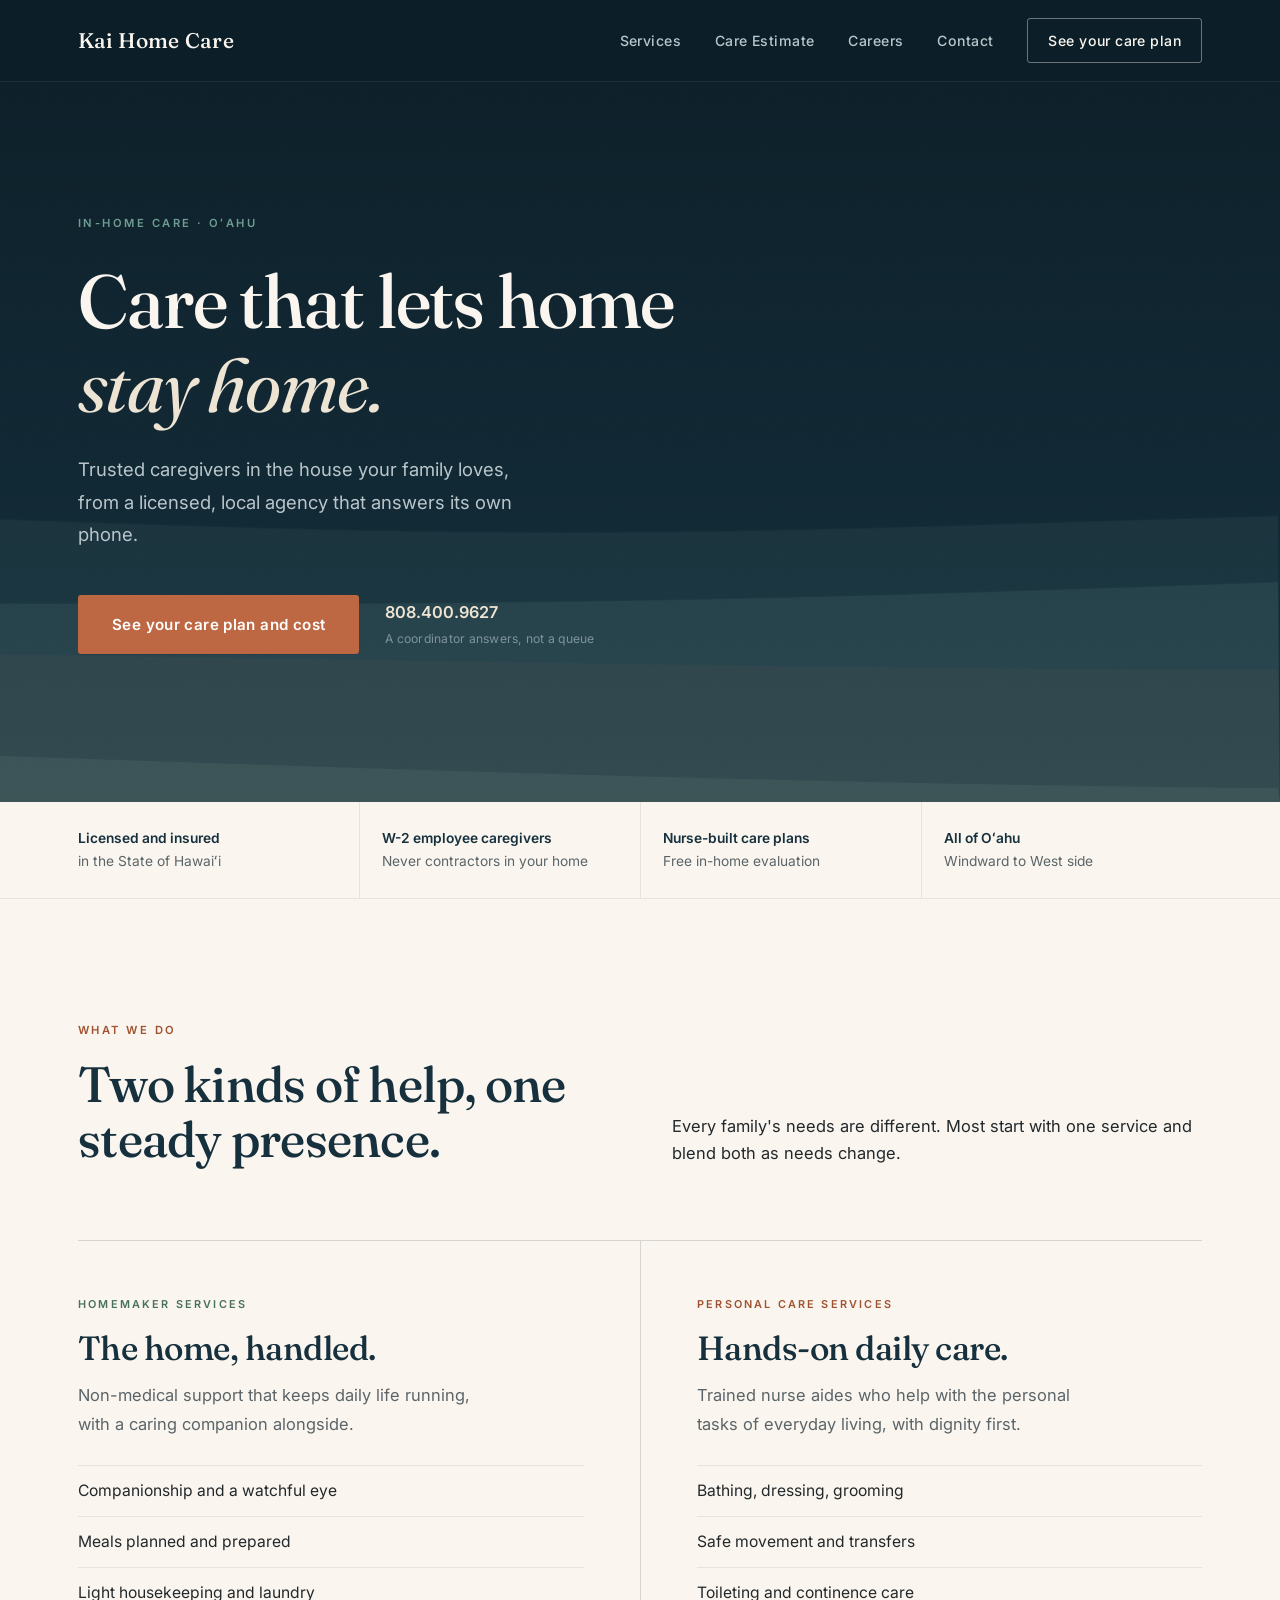
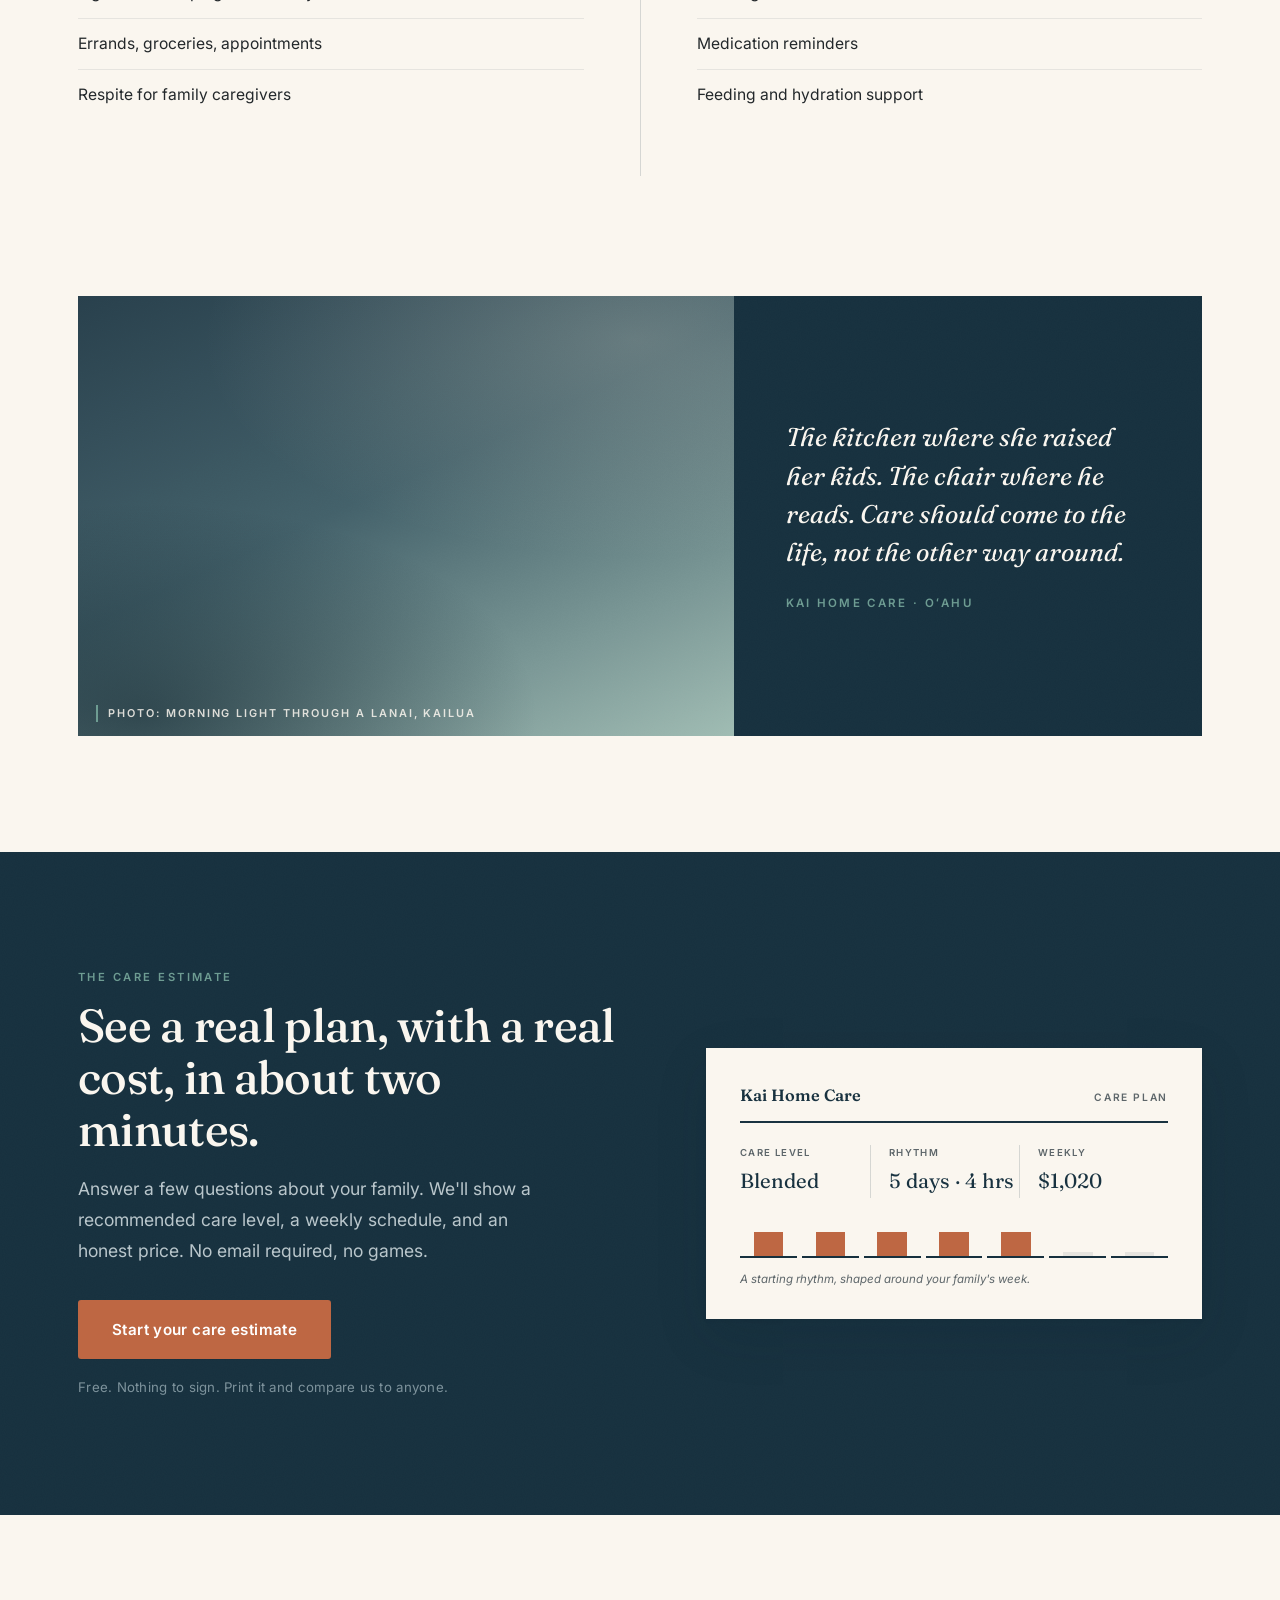
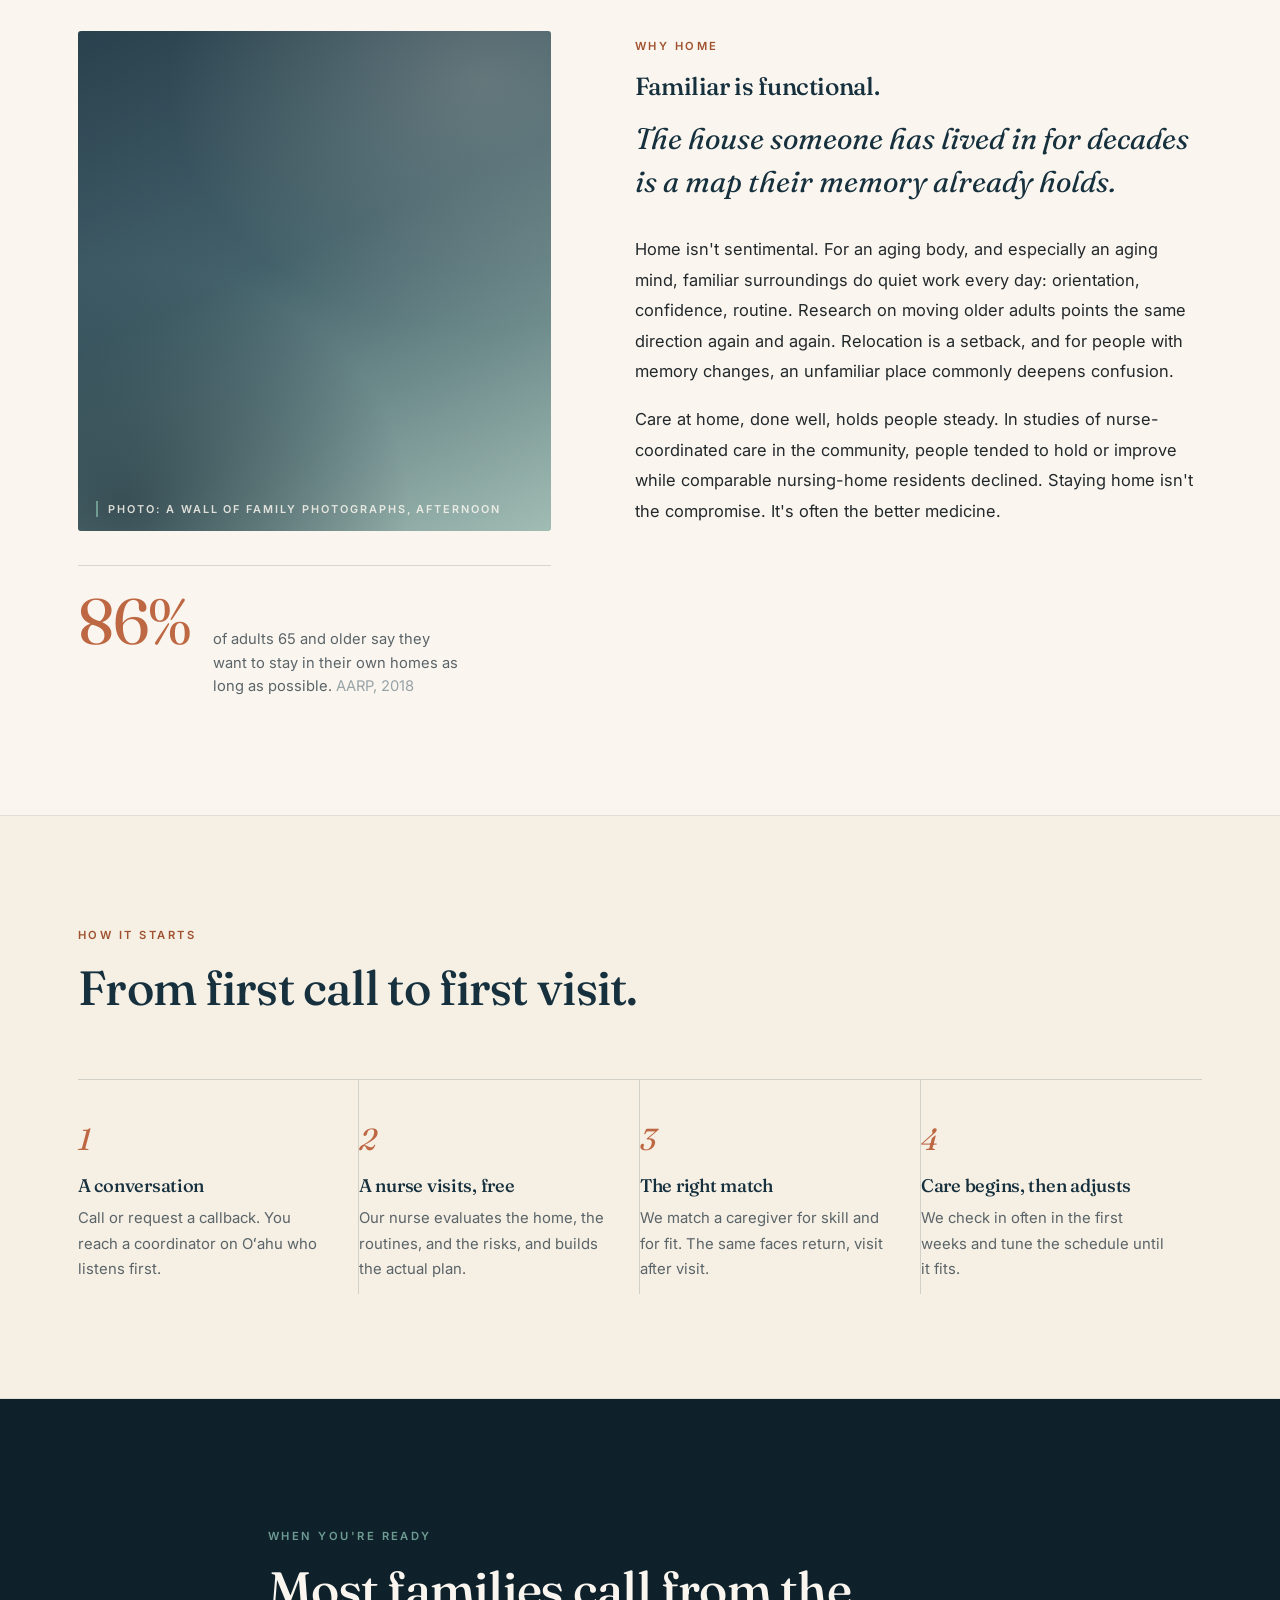
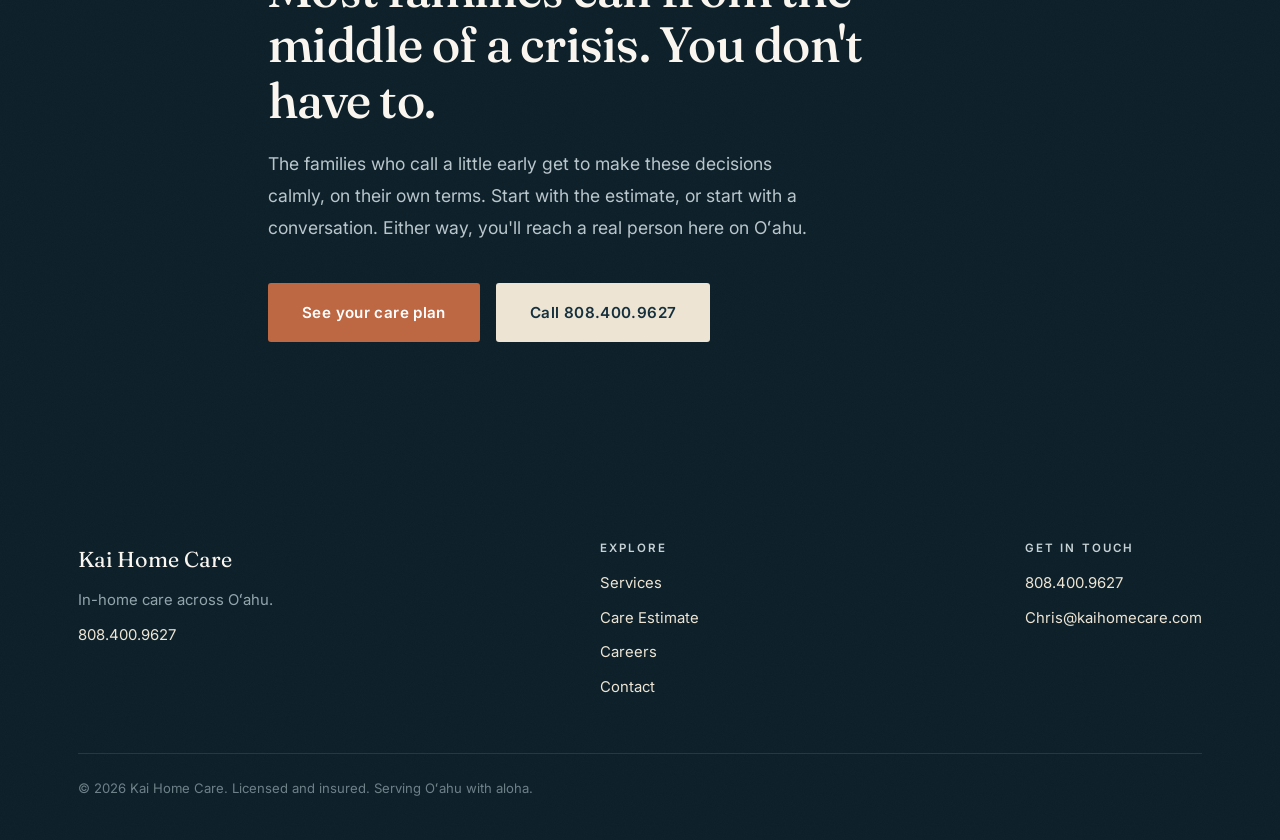
<file: index.html>
<!DOCTYPE html>
<html lang="en">
<head>
<meta charset="UTF-8">
<meta name="viewport" content="width=device-width, initial-scale=1.0">
<title>Kai Home Care — In-Home Care on Oʻahu</title>
<meta name="description" content="Licensed, insured in-home care across Oʻahu. Homemaker and personal care from W-2 employee caregivers. See your care plan and cost in two minutes.">
<link rel="preconnect" href="https://fonts.googleapis.com">
<link rel="preconnect" href="https://fonts.gstatic.com" crossorigin>
<link href="https://fonts.googleapis.com/css2?family=Fraunces:ital,opsz,wght@0,9..144,400;0,9..144,500;0,9..144,600;1,9..144,400;1,9..144,500&family=Inter:wght@400;500;600;700&display=swap" rel="stylesheet">
<link rel="stylesheet" href="styles.css">
<style>
/* ===== landing v2: editorial, layered, calm ===== */

/* hero */
.hero2 { position: relative; background: var(--ocean-deep); overflow: hidden; }
.hero2 canvas { position: absolute; inset: 0; width: 100%; height: 100%; display: block; }
.hero2::after { content:""; position:absolute; inset:0; background-image: var(--grain); opacity:.4; pointer-events:none; }
.hero2-inner { position: relative; z-index: 2; max-width: var(--maxw); margin: 0 auto; padding: 132px 28px 148px; }
.hero2 .eyebrow { color: var(--seaglass); margin-bottom: 26px; display: block; }
.hero2 h1 {
  color: var(--paper);
  font-size: clamp(2.7rem, 6.4vw, 4.7rem);
  font-weight: 500;
  max-width: 700px;
  margin-bottom: 26px;
}
.hero2 h1 em { font-style: italic; font-weight: 400; color: var(--sand); }
.hero2 p.sub { font-size: 1.16rem; color: #B9C6CB; max-width: 470px; margin-bottom: 44px; line-height: 1.75; }
.hero2-actions { display: flex; gap: 26px; flex-wrap: wrap; align-items: center; }
.hero2 .call-quiet { color: var(--sand); font-weight: 600; font-size: 1.02rem; }
.hero2 .call-quiet:hover { color: var(--white); text-decoration: none; }
.hero2 .call-quiet small { display: block; font-weight: 400; font-size: 0.76rem; color: #7E939C; margin-top: 3px; letter-spacing: 0.02em; }

/* trust strip: hairline ledger on paper */
.trust { background: var(--paper); border-bottom: 1px solid var(--line-soft); }
.trust-row {
  max-width: var(--maxw); margin: 0 auto; padding: 0 28px;
  display: grid; grid-template-columns: repeat(4, 1fr);
}
.trust-row > span {
  padding: 26px 22px 26px 0;
  font-size: 0.86rem; color: var(--muted); line-height: 1.55;
  border-left: 1px solid var(--line-soft);
  padding-left: 22px;
}
.trust-row > span:first-child { border-left: 0; padding-left: 0; }
.trust-row b { color: var(--ocean); font-weight: 600; display: block; margin-bottom: 2px; }
@media (max-width: 860px){
  .trust-row { grid-template-columns: 1fr 1fr; }
  .trust-row > span:nth-child(3) { border-left: 0; padding-left: 0; }
}
@media (max-width: 520px){
  .trust-row { grid-template-columns: 1fr; }
  .trust-row > span { border-left: 0; padding-left: 0; border-top: 1px solid var(--line-soft); }
  .trust-row > span:first-child { border-top: 0; }
}

/* services: editorial split, ruled lists */
.svc-sec { padding: 116px 0 60px; }
.svc-head { display: grid; grid-template-columns: 1fr 1fr; gap: 64px; align-items: end; margin-bottom: 72px; }
@media (max-width: 860px){ .svc-head { grid-template-columns: 1fr; gap: 20px; } }
.svc-grid { display: grid; grid-template-columns: 1fr 1fr; gap: 0; border-top: 1px solid var(--line); }
@media (max-width: 760px){ .svc-grid { grid-template-columns: 1fr; } }
.svc { padding: 48px 56px 56px 0; }
.svc + .svc { border-left: 1px solid var(--line); padding-left: 56px; padding-right: 0; }
@media (max-width: 760px){
  .svc + .svc { border-left: 0; padding-left: 0; border-top: 1px solid var(--line); }
  .svc { padding: 40px 0; }
}
.svc .tag { font-size: 0.68rem; text-transform: uppercase; letter-spacing: 0.2em; font-weight: 600; color: var(--seaglass-deep); }
.svc.personal .tag { color: var(--coral-dark); }
.svc h3 { font-size: clamp(1.6rem, 3vw, 2.1rem); margin: 14px 0 14px; }
.svc > p { color: var(--muted); line-height: 1.75; margin-bottom: 26px; max-width: 400px; }
.svc ul { list-style: none; }
.svc li { padding: 12px 0; border-top: 1px solid var(--line-soft); color: var(--ink); font-size: 0.98rem; }

/* image interlude: full-bleed editorial */
.interlude { padding: 60px 0 116px; }
.interlude .frame { display: grid; grid-template-columns: 7fr 5fr; gap: 0; align-items: stretch; }
@media (max-width: 860px){ .interlude .frame { grid-template-columns: 1fr; } }
.interlude .ph { min-height: 440px; border-radius: 0; }
.interlude .side {
  background: var(--ocean); color: var(--sand);
  padding: 56px 52px; display: flex; flex-direction: column; justify-content: center;
  position: relative; overflow: hidden;
}
.interlude .side::before { content:""; position:absolute; inset:0; background-image: var(--grain); opacity:.35; }
.interlude .side p {
  font-family: 'Fraunces', serif; font-style: italic; font-weight: 400;
  font-size: clamp(1.25rem, 2.4vw, 1.6rem); line-height: 1.5; color: var(--paper);
  position: relative;
}
.interlude .side small { margin-top: 22px; font-size: 0.72rem; text-transform: uppercase; letter-spacing: 0.2em; color: var(--seaglass); font-weight: 600; position: relative; }

/* calculator band */
.calc-band { background: var(--ocean); color: var(--sand); position: relative; overflow: hidden; }
.calc-band::before { content:""; position:absolute; inset:0; background-image: var(--grain); opacity:.35; }
.calc-band .inner { max-width: var(--maxw); margin: 0 auto; padding: 116px 28px; display: grid; grid-template-columns: 1.05fr 0.95fr; gap: 80px; align-items: center; position: relative; z-index: 2; }
@media (max-width: 880px){ .calc-band .inner { grid-template-columns: 1fr; gap: 52px; } }
.calc-band .eyebrow { color: var(--seaglass); display: block; margin-bottom: 14px; }
.calc-band h2 { color: var(--paper); font-size: clamp(2rem, 4.2vw, 2.9rem); margin-bottom: 18px; }
.calc-band .lede { color: #B9C6CB; font-size: 1.1rem; line-height: 1.75; max-width: 480px; }
.calc-band .btn-primary { margin-top: 34px; }
.calc-band .fine { margin-top: 18px; font-size: 0.83rem; color: #7E939C; letter-spacing: 0.02em; }

/* the paper artifact */
.mini-plan {
  background: var(--paper); padding: 34px 34px 30px;
  box-shadow: var(--shadow-lift);
  transform: rotate(0.5deg);
  position: relative;
}
.mini-plan::before { content:""; position:absolute; inset:0; background-image: var(--grain); opacity:.5; pointer-events:none; }
.mini-plan .mp-head { display: flex; justify-content: space-between; align-items: baseline; border-bottom: 2px solid var(--ocean); padding-bottom: 12px; margin-bottom: 22px; }
.mini-plan .mp-head b { font-family: 'Fraunces', serif; color: var(--ocean); font-size: 1.02rem; font-weight: 600; }
.mini-plan .mp-head span { font-size: 0.64rem; color: var(--muted); text-transform: uppercase; letter-spacing: 0.16em; font-weight: 600; }
.mp-stats { display: flex; margin-bottom: 22px; }
.mp-stat { flex: 1; }
.mp-stat + .mp-stat { border-left: 1px solid var(--line); padding-left: 18px; }
.mp-stat .l { font-size: 0.6rem; text-transform: uppercase; letter-spacing: 0.14em; color: var(--muted); font-weight: 600; }
.mp-stat .v { font-family: 'Fraunces', serif; font-size: 1.28rem; color: var(--ocean); margin-top: 4px; }
.mp-week { display: grid; grid-template-columns: repeat(7,1fr); gap: 5px; }
.mp-day { height: 38px; position: relative; border-bottom: 2px solid var(--ocean); }
.mp-day i { position: absolute; bottom: 0; left: 24%; right: 24%; background: var(--coral); display: block; }
.mp-day.off i { background: var(--line-soft); height: 4px !important; }
.mp-cap { font-size: 0.72rem; color: var(--muted); margin-top: 12px; font-style: italic; }

/* why home: image offset + pulled stat */
.why-sec { padding: 116px 0; }
.why-grid { display: grid; grid-template-columns: 5fr 6fr; gap: 84px; align-items: start; }
@media (max-width: 880px){ .why-grid { grid-template-columns: 1fr; gap: 44px; } }
.why-left .ph { min-height: 500px; }
.why-left .fact86 { display: flex; gap: 22px; align-items: baseline; margin-top: 34px; padding-top: 26px; border-top: 1px solid var(--line); }
.fact86 .n { font-family: 'Fraunces', serif; font-size: 4rem; color: var(--coral); line-height: 0.9; letter-spacing: -0.02em; }
.fact86 .t { color: var(--muted); font-size: 0.92rem; line-height: 1.6; max-width: 250px; }
.why-right .big-line {
  font-family: 'Fraunces', serif; font-style: italic; font-weight: 400;
  font-size: clamp(1.4rem, 2.7vw, 1.85rem); line-height: 1.45; color: var(--ocean);
  margin: 18px 0 30px;
}
.why-right p.body { color: var(--ink); line-height: 1.85; font-size: 1.03rem; }
.why-right p.body + p.body { margin-top: 18px; }

/* steps: ruled ledger */
.steps-sec { background: var(--sand-light); border-top: 1px solid var(--line-soft); border-bottom: 1px solid var(--line-soft); }
.steps-grid { display: grid; grid-template-columns: repeat(4, 1fr); margin-top: 64px; border-top: 1px solid var(--line); }
@media (max-width: 860px){ .steps-grid { grid-template-columns: 1fr; border-top: 0; } }
.stp { padding: 34px 30px 12px 0; border-right: 1px solid var(--line); padding-right: 30px; }
.stp:last-child { border-right: 0; }
@media (max-width: 860px){ .stp { border-right: 0; border-top: 1px solid var(--line); padding: 26px 0 10px; } }
.stp .n { font-family: 'Fraunces', serif; font-style: italic; font-size: 1.9rem; color: var(--coral); }
.stp h4 { font-size: 1.14rem; margin: 12px 0 10px; }
.stp p { color: var(--muted); font-size: 0.93rem; line-height: 1.7; }

/* closing */
.close-band { background: var(--ocean-deep); position: relative; overflow: hidden; }
.close-band::before { content:""; position:absolute; inset:0; background-image: var(--grain); opacity:.4; }
.close-band .inner { max-width: 800px; margin: 0 auto; padding: 128px 28px; position: relative; }
.close-band .eyebrow { color: var(--seaglass); display: block; margin-bottom: 16px; }
.close-band h2 { color: var(--paper); font-size: clamp(2rem, 4.4vw, 3.1rem); margin-bottom: 20px; max-width: 640px; }
.close-band p { color: #B9C6CB; font-size: 1.1rem; line-height: 1.8; max-width: 560px; }
.close-band .acts { display: flex; gap: 16px; flex-wrap: wrap; margin-top: 40px; }
</style>
</head>
<body>

<header class="site-header">
  <nav class="nav">
    <a href="/" class="brand">Kai Home Care</a>
    <button class="nav-toggle" aria-label="Menu" onclick="document.getElementById('navlinks').classList.toggle('open')">☰</button>
    <div class="nav-links" id="navlinks">
      <a href="#services">Services</a>
      <a href="/care-estimate.html">Care Estimate</a>
      <a href="/careers.html">Careers</a>
      <a href="/contact.html">Contact</a>
      <a href="/care-estimate.html" class="nav-cta">See your care plan</a>
    </div>
  </nav>
</header>

<section class="hero2">
  <canvas id="sea" aria-hidden="true"></canvas>
  <div class="hero2-inner">
    <span class="eyebrow">In-home care · Oʻahu</span>
    <h1>Care that lets home <em>stay home.</em></h1>
    <p class="sub">Trusted caregivers in the house your family loves, from a licensed, local agency that answers its own phone.</p>
    <div class="hero2-actions">
      <a href="/care-estimate.html" class="btn btn-primary">See your care plan and cost</a>
      <a href="tel:8084009627" class="call-quiet">808.400.9627<small>A coordinator answers, not a queue</small></a>
    </div>
  </div>
</section>

<div class="trust">
  <div class="trust-row">
    <span><b>Licensed and insured</b> in the State of Hawaiʻi</span>
    <span><b>W-2 employee caregivers</b> Never contractors in your home</span>
    <span><b>Nurse-built care plans</b> Free in-home evaluation</span>
    <span><b>All of Oʻahu</b> Windward to West side</span>
  </div>
</div>

<section class="svc-sec" id="services">
  <div class="wrap">
    <div class="svc-head">
      <div class="rv">
        <span class="eyebrow">What we do</span>
        <h2 style="font-size:clamp(2rem,4.4vw,3.1rem);margin-top:14px;">Two kinds of help, one steady presence.</h2>
      </div>
      <p class="lede rv">Every family's needs are different. Most start with one service and blend both as needs change.</p>
    </div>
    <div class="svc-grid">
      <div class="svc rv">
        <span class="tag">Homemaker Services</span>
        <h3>The home, handled.</h3>
        <p>Non-medical support that keeps daily life running, with a caring companion alongside.</p>
        <ul>
          <li>Companionship and a watchful eye</li>
          <li>Meals planned and prepared</li>
          <li>Light housekeeping and laundry</li>
          <li>Errands, groceries, appointments</li>
          <li>Respite for family caregivers</li>
        </ul>
      </div>
      <div class="svc personal rv">
        <span class="tag">Personal Care Services</span>
        <h3>Hands-on daily care.</h3>
        <p>Trained nurse aides who help with the personal tasks of everyday living, with dignity first.</p>
        <ul>
          <li>Bathing, dressing, grooming</li>
          <li>Safe movement and transfers</li>
          <li>Toileting and continence care</li>
          <li>Medication reminders</li>
          <li>Feeding and hydration support</li>
        </ul>
      </div>
    </div>
  </div>
</section>

<section class="interlude">
  <div class="wrap">
    <div class="frame rv">
      <figure class="ph"><span>Photo: morning light through a lanai, Kailua</span></figure>
      <div class="side">
        <p>The kitchen where she raised her kids. The chair where he reads. Care should come to the life, not the other way around.</p>
        <small>Kai Home Care · Oʻahu</small>
      </div>
    </div>
  </div>
</section>

<section class="calc-band">
  <div class="inner">
    <div class="rv">
      <span class="eyebrow">The care estimate</span>
      <h2>See a real plan, with a real cost, in about two minutes.</h2>
      <p class="lede">Answer a few questions about your family. We'll show a recommended care level, a weekly schedule, and an honest price. No email required, no games.</p>
      <a href="/care-estimate.html" class="btn btn-primary">Start your care estimate</a>
      <p class="fine">Free. Nothing to sign. Print it and compare us to anyone.</p>
    </div>
    <div class="mini-plan rv" aria-hidden="true">
      <div class="mp-head"><b>Kai Home Care</b><span>Care plan</span></div>
      <div class="mp-stats">
        <div class="mp-stat"><div class="l">Care level</div><div class="v">Blended</div></div>
        <div class="mp-stat"><div class="l">Rhythm</div><div class="v">5 days · 4 hrs</div></div>
        <div class="mp-stat"><div class="l">Weekly</div><div class="v">$1,020</div></div>
      </div>
      <div class="mp-week">
        <div class="mp-day"><i style="height:68%"></i></div>
        <div class="mp-day"><i style="height:68%"></i></div>
        <div class="mp-day"><i style="height:68%"></i></div>
        <div class="mp-day"><i style="height:68%"></i></div>
        <div class="mp-day"><i style="height:68%"></i></div>
        <div class="mp-day off"><i></i></div>
        <div class="mp-day off"><i></i></div>
      </div>
      <p class="mp-cap">A starting rhythm, shaped around your family's week.</p>
    </div>
  </div>
</section>

<section class="why-sec">
  <div class="wrap">
    <div class="why-grid">
      <div class="why-left rv">
        <figure class="ph"><span>Photo: a wall of family photographs, afternoon</span></figure>
        <div class="fact86">
          <span class="n">86%</span>
          <span class="t">of adults 65 and older say they want to stay in their own homes as long as possible. <em style="font-style:normal;color:#98A3A7;">AARP, 2018</em></span>
        </div>
      </div>
      <div class="why-right rv">
        <span class="eyebrow">Why home</span>
        <h2 style="margin-top:14px;">Familiar is functional.</h2>
        <p class="big-line">The house someone has lived in for decades is a map their memory already holds.</p>
        <p class="body">Home isn't sentimental. For an aging body, and especially an aging mind, familiar surroundings do quiet work every day: orientation, confidence, routine. Research on moving older adults points the same direction again and again. Relocation is a setback, and for people with memory changes, an unfamiliar place commonly deepens confusion.</p>
        <p class="body">Care at home, done well, holds people steady. In studies of nurse-coordinated care in the community, people tended to hold or improve while comparable nursing-home residents declined. Staying home isn't the compromise. It's often the better medicine.</p>
      </div>
    </div>
  </div>
</section>

<section class="steps-sec sec">
  <div class="wrap">
    <div class="rv">
      <span class="eyebrow">How it starts</span>
      <h2>From first call to first visit.</h2>
    </div>
    <div class="steps-grid">
      <div class="stp rv"><div class="n">1</div><h4>A conversation</h4><p>Call or request a callback. You reach a coordinator on Oʻahu who listens first.</p></div>
      <div class="stp rv"><div class="n">2</div><h4>A nurse visits, free</h4><p>Our nurse evaluates the home, the routines, and the risks, and builds the actual plan.</p></div>
      <div class="stp rv"><div class="n">3</div><h4>The right match</h4><p>We match a caregiver for skill and for fit. The same faces return, visit after visit.</p></div>
      <div class="stp rv"><div class="n">4</div><h4>Care begins, then adjusts</h4><p>We check in often in the first weeks and tune the schedule until it fits.</p></div>
    </div>
  </div>
</section>

<section class="close-band">
  <div class="inner rv">
    <span class="eyebrow">When you're ready</span>
    <h2>Most families call from the middle of a crisis. You don't have to.</h2>
    <p>The families who call a little early get to make these decisions calmly, on their own terms. Start with the estimate, or start with a conversation. Either way, you'll reach a real person here on Oʻahu.</p>
    <div class="acts">
      <a href="/care-estimate.html" class="btn btn-primary">See your care plan</a>
      <a href="tel:8084009627" class="btn btn-sand">Call 808.400.9627</a>
    </div>
  </div>
</section>

<footer class="site-footer">
  <div class="wrap">
    <div class="footer-grid">
      <div>
        <div class="footer-brand">Kai Home Care</div>
        <p>In-home care across Oʻahu.</p>
        <p style="margin-top:10px;"><a href="tel:8084009627">808.400.9627</a></p>
      </div>
      <div class="footer-col">
        <h4>Explore</h4>
        <a href="#services">Services</a>
        <a href="/care-estimate.html">Care Estimate</a>
        <a href="/careers.html">Careers</a>
        <a href="/contact.html">Contact</a>
      </div>
      <div class="footer-col">
        <h4>Get in touch</h4>
        <a href="tel:8084009627">808.400.9627</a>
        <a href="mailto:Chris@kaihomecare.com">Chris@kaihomecare.com</a>
      </div>
    </div>
    <div class="footer-bottom">© 2026 Kai Home Care. Licensed and insured. Serving Oʻahu with aloha.</div>
  </div>
</footer>

<script>
// hero water: slow layered swells, new palette
(function(){
  const cv = document.getElementById('sea');
  const ctx = cv.getContext('2d');
  const reduced = window.matchMedia('(prefers-reduced-motion: reduce)').matches;
  let w, h, t = 0;
  function size(){
    const r = cv.parentElement.getBoundingClientRect();
    w = cv.width = r.width * devicePixelRatio;
    h = cv.height = r.height * devicePixelRatio;
  }
  size(); window.addEventListener('resize', size);
  function draw(){
    ctx.clearRect(0,0,w,h);
    const g = ctx.createLinearGradient(0,0,0,h);
    g.addColorStop(0, '#0C1F29'); g.addColorStop(0.6, '#102834'); g.addColorStop(1, '#16303E');
    ctx.fillStyle = g; ctx.fillRect(0,0,w,h);
    const layers = [
      { yb: 0.60, amp: 13, len: 0.0016, sp: 0.011, col: 'rgba(110,156,146,0.09)' },
      { yb: 0.71, amp: 19, len: 0.0011, sp: 0.007, col: 'rgba(110,156,146,0.13)' },
      { yb: 0.83, amp: 25, len: 0.0008, sp: 0.0045, col: 'rgba(190,103,67,0.06)' },
      { yb: 0.93, amp: 30, len: 0.0006, sp: 0.003, col: 'rgba(237,228,211,0.06)' }
    ];
    layers.forEach((L, i) => {
      ctx.beginPath();
      ctx.moveTo(0, h);
      for(let x = 0; x <= w; x += 6 * devicePixelRatio){
        const y = h * L.yb + Math.sin(x * L.len / devicePixelRatio + t * L.sp + i * 2.1) * L.amp * devicePixelRatio
                + Math.sin(x * L.len * 2.3 / devicePixelRatio - t * L.sp * 0.7) * L.amp * 0.4 * devicePixelRatio;
        ctx.lineTo(x, y);
      }
      ctx.lineTo(w, h); ctx.closePath();
      ctx.fillStyle = L.col; ctx.fill();
    });
    t += 1;
    if(!reduced) requestAnimationFrame(draw);
  }
  draw();
})();

// scroll reveal
(function(){
  const io = new IntersectionObserver(es => {
    es.forEach(e => { if(e.isIntersecting){ e.target.classList.add('in'); io.unobserve(e.target); } });
  }, { threshold: 0.12 });
  document.querySelectorAll('.rv').forEach(el => io.observe(el));
})();
</script>

</body>
</html>
</file>
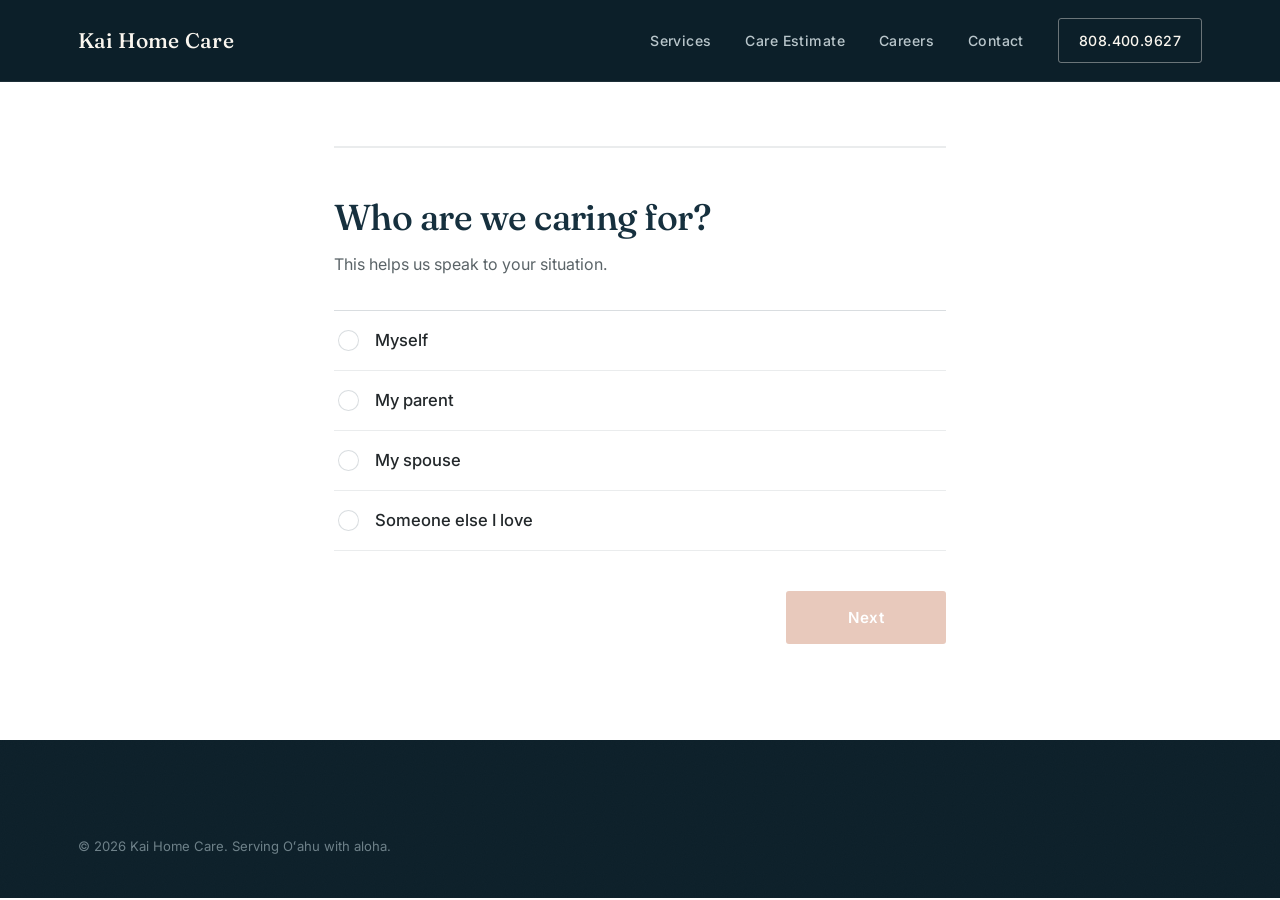
<file: care-estimate.html>
<!DOCTYPE html>
<html lang="en">
<head>
<meta charset="UTF-8">
<meta name="viewport" content="width=device-width, initial-scale=1.0">
<title>Care Estimate — Kai Home Care</title>
<meta name="description" content="Answer a few questions and get a personalized starting care plan from Kai Home Care.">
<link rel="preconnect" href="https://fonts.googleapis.com">
<link rel="preconnect" href="https://fonts.gstatic.com" crossorigin>
<link href="https://fonts.googleapis.com/css2?family=Fraunces:ital,opsz,wght@0,9..144,400;0,9..144,500;0,9..144,600;0,9..144,700;1,9..144,400&family=Inter:wght@400;500;600;700&display=swap" rel="stylesheet">
<link rel="stylesheet" href="styles.css">
<style>
/* ===== estimate flow, design v2 ===== */
.calc-wrap { max-width: 660px; margin: 0 auto; padding: 64px 24px 96px; }
.progress-track { height: 2px; background: var(--line-soft); margin-bottom: 48px; }
.progress-fill { height: 100%; background: var(--coral); width: 0%; transition: width 0.35s ease; }
.step { display: none; animation: rise 0.4s cubic-bezier(.2,.6,.2,1); }
.step.active { display: block; }
@keyframes rise { from { opacity: 0; transform: translateY(16px); } to { opacity: 1; transform: none; } }
.step h2 { font-size: clamp(1.6rem, 4.2vw, 2.25rem); margin-bottom: 12px; line-height: 1.18; }
.step .hint { color: var(--muted); margin-bottom: 32px; font-size: 1rem; line-height: 1.7; }
.opts { display: flex; flex-direction: column; gap: 0; border-top: 1px solid var(--line); }
.opt {
  display: flex; align-items: center; gap: 16px;
  background: transparent; border: 0; border-bottom: 1px solid var(--line-soft);
  border-radius: 0; padding: 19px 14px 19px 4px;
  font-size: 1.04rem; font-weight: 500; color: var(--ink);
  cursor: pointer; text-align: left; width: 100%;
  transition: background .15s, padding-left .2s cubic-bezier(.2,.6,.2,1);
  font-family: 'Inter', sans-serif;
}
.opt:hover { background: rgba(110,156,146,0.06); padding-left: 12px; }
.opt.selected { background: var(--sand-light); padding-left: 12px; }
.opt .box {
  width: 21px; height: 21px; border-radius: 2px; flex: none;
  border: 1.5px solid var(--line); display: grid; place-items: center;
  font-size: 0.72rem; color: var(--white); background: var(--white);
  transition: background .15s, border-color .15s;
}
.opt.selected .box { background: var(--coral); border-color: var(--coral); }
.opt.radio .box { border-radius: 50%; }
.step-nav { display: flex; justify-content: space-between; align-items: center; margin-top: 40px; }
.back-link { background: none; border: 0; color: var(--muted); font-size: 0.92rem; cursor: pointer; padding: 12px 12px 12px 0; font-family: 'Inter', sans-serif; letter-spacing: 0.02em; }
.back-link:hover { color: var(--ocean); }
.btn-next { min-width: 160px; }
.btn-next:disabled { opacity: 0.35; cursor: not-allowed; transform: none; box-shadow: none; }
.field { margin-bottom: 22px; }
.field label { display: block; font-weight: 600; font-size: 0.85rem; margin-bottom: 8px; color: var(--ocean); letter-spacing: 0.03em; }
.field label em { font-weight: 400; color: var(--muted); font-style: normal; }
.field input {
  width: 100%; padding: 16px 16px; font-size: 1.04rem;
  border: 1px solid var(--line); border-radius: var(--radius);
  font-family: inherit; background: var(--white);
  transition: border-color .15s, box-shadow .15s;
}
.field input:focus { outline: none; border-color: var(--seaglass-deep); box-shadow: 0 0 0 3px rgba(110,156,146,0.18); }
.pill-row { display: flex; gap: 10px; flex-wrap: wrap; }
.pill {
  padding: 13px 24px; border-radius: var(--radius); border: 1px solid var(--line);
  background: var(--white); font-size: 0.95rem; font-weight: 500; cursor: pointer;
  font-family: 'Inter', sans-serif; transition: border-color .15s, background .15s;
}
.pill:hover { border-color: var(--seaglass-deep); }
.pill.selected { border-color: var(--ocean); background: var(--ocean); color: var(--paper); font-weight: 600; }
.privacy { font-size: 0.84rem; color: var(--muted); margin-top: 18px; line-height: 1.6; }

/* ===== scheduler ===== */
.sched-wrap { max-width: 740px; margin: 0 auto; padding: 64px 24px 96px; }
.sched-wrap h2 { font-size: clamp(1.6rem,4.2vw,2.25rem); margin-bottom: 12px; }
.sched-wrap .hint { color: var(--muted); margin-bottom: 34px; font-size: 1rem; line-height: 1.7; }
.sched-grid { display: grid; grid-template-columns: repeat(7, 1fr); gap: 7px; }
.sched-col { display: flex; flex-direction: column; gap: 7px; }
.sched-col .dh { text-align: center; font-size: 0.66rem; font-weight: 600; letter-spacing: 0.14em; color: var(--ocean); padding-bottom: 6px; text-transform: uppercase; }
.blk {
  border: 1px solid var(--line); border-radius: 2px; padding: 11px 4px; text-align: center;
  cursor: pointer; background: var(--white); transition: border-color .12s, background .12s, transform .1s; user-select: none;
}
.blk:active { transform: scale(0.97); }
.blk .bt { font-size: 0.69rem; font-weight: 600; color: var(--ocean); line-height: 1.1; }
.blk .bl { font-size: 0.6rem; color: var(--muted); margin-top: 3px; letter-spacing: 0.04em; }
.blk:hover { border-color: var(--seaglass-deep); }
.blk.on { border-color: var(--coral); background: var(--coral); }
.blk.on .bt, .blk.on .bl { color: #fff; }
.blk.night.on { background: var(--ocean); border-color: var(--ocean); }
.sched-tally {
  display: flex; align-items: baseline; gap: 16px; margin-top: 30px;
  padding: 22px 26px; background: var(--sand-light); border: 1px solid var(--line-soft); flex-wrap: wrap;
}
.sched-tally .big { font-family: 'Fraunces', serif; font-size: 2rem; color: var(--ocean); line-height: 1; }
.sched-tally .sub { color: var(--muted); font-size: 0.92rem; }
.sched-tally .cost { margin-left: auto; font-family: 'Fraunces', serif; font-size: 1.5rem; color: var(--coral-dark); }
.sched-flag {
  margin-top: 18px; padding: 18px 22px; border-left: 3px solid var(--coral);
  background: var(--sand-light); font-size: 0.94rem; color: var(--ink); line-height: 1.7; display: none;
}
.sched-flag.show { display: block; }
.sched-flag b { color: var(--coral-dark); }
.sched-actions { display: flex; justify-content: space-between; align-items: center; margin-top: 36px; gap: 14px; flex-wrap: wrap; }
.sched-skip { background: none; border: 0; color: var(--muted); font-size: 0.92rem; cursor: pointer; padding: 12px 0; text-decoration: underline; text-underline-offset: 3px; font-family: 'Inter', sans-serif; }
.sched-skip:hover { color: var(--ocean); }
@media (max-width: 560px) {
  .sched-grid { grid-template-columns: 1fr; gap: 16px; }
  .sched-col { flex-direction: row; align-items: stretch; flex-wrap: wrap; }
  .sched-col .dh { width: 100%; text-align: left; font-size: 0.76rem; }
  .blk { flex: 1; min-width: 70px; }
}
.plan-sched { display: grid; grid-template-columns: repeat(7,1fr); gap: 6px; margin-top: 10px; }
.plan-sched .pcol { text-align: center; }
.plan-sched .pdh { font-size: 0.62rem; font-weight: 600; color: var(--ocean); margin-bottom: 5px; letter-spacing: 0.1em; }
.plan-sched .pcell { height: 13px; border-radius: 2px; margin-bottom: 4px; background: var(--line-soft); }
.plan-sched .pcell.f { background: var(--coral); }
.plan-sched .pcell.f.night { background: var(--ocean); }
.plan-sched-key { display: flex; gap: 20px; margin-top: 14px; font-size: 0.76rem; color: var(--muted); flex-wrap: wrap; }
.plan-sched-key span { display: flex; align-items: center; gap: 7px; }
.plan-sched-key i { width: 11px; height: 11px; border-radius: 2px; display: inline-block; }

/* ===== the care plan document ===== */
.plan-wrap { max-width: 820px; margin: 0 auto; padding: 56px 24px 96px; }
.plan-doc { background: var(--paper); box-shadow: var(--shadow-lift); position: relative; }
.plan-doc::before { content:""; position:absolute; inset:0; background-image: var(--grain); opacity:.45; pointer-events:none; }

.doc-band { background: var(--ocean); color: var(--sand); padding: 48px 60px 42px; position: relative; overflow: hidden; }
.doc-band::after { content:""; position:absolute; inset:0; background-image: var(--grain); opacity:.35; }
.doc-band .row { display: flex; justify-content: space-between; align-items: baseline; position: relative; z-index: 1; }
.doc-band .mark { font-family: 'Fraunces', serif; font-size: 1.05rem; letter-spacing: 0.02em; color: var(--paper); }
.doc-band .dt { font-size: 0.78rem; color: #7E939C; letter-spacing: 0.04em; }
.doc-band h1 { font-family: 'Fraunces', serif; font-weight: 500; font-size: clamp(1.9rem, 4.6vw, 2.8rem); color: var(--paper); margin-top: 30px; line-height: 1.12; position: relative; z-index: 1; }
.doc-band .for { margin-top: 16px; font-size: 0.92rem; color: #9DACB3; position: relative; z-index: 1; }
.doc-band .for b { color: var(--sand); font-weight: 600; }

.doc-stats { display: flex; padding: 34px 60px; border-bottom: 1px solid var(--line); position: relative; }
.dstat { flex: 1; padding-right: 30px; }
.dstat + .dstat { border-left: 1px solid var(--line); padding-left: 30px; }
.dstat .lab { font-size: 0.62rem; text-transform: uppercase; letter-spacing: 0.18em; color: var(--muted); font-weight: 600; margin-bottom: 9px; }
.dstat .val { font-family: 'Fraunces', serif; font-size: 1.7rem; color: var(--ocean); line-height: 1.05; letter-spacing: -0.01em; }
.dstat .sub { font-size: 0.8rem; color: var(--muted); margin-top: 6px; }
@media (max-width: 640px) {
  .doc-stats { flex-direction: column; gap: 22px; }
  .dstat + .dstat { border-left: 0; padding-left: 0; border-top: 1px solid var(--line); padding-top: 22px; }
}

.doc-sec { padding: 46px 60px; position: relative; }
.doc-sec + .doc-sec { border-top: 1px solid var(--line); }
.doc-sec .eyebrow { font-size: 0.62rem; text-transform: uppercase; letter-spacing: 0.2em; color: var(--coral-dark); font-weight: 600; margin-bottom: 12px; }
.doc-sec h3 { font-family: 'Fraunces', serif; font-weight: 500; color: var(--ocean); font-size: 1.6rem; margin-bottom: 18px; }
.doc-sec p { color: var(--ink); line-height: 1.8; font-size: 0.99rem; }
.doc-sec p + p { margin-top: 15px; }
@media (max-width: 640px) { .doc-band, .doc-stats, .doc-sec { padding-left: 28px; padding-right: 28px; } }

.week-grid { display: grid; grid-template-columns: repeat(7, 1fr); gap: 11px; margin-top: 10px; }
.day { text-align: center; }
.day .bar-track { height: 88px; position: relative; border-bottom: 2px solid var(--ocean); margin-bottom: 9px; }
.day .bar { position: absolute; bottom: 0; left: 20%; right: 20%; background: var(--coral); }
.day:not(.on) .bar { background: var(--line-soft); }
.day .dname { font-size: 0.7rem; font-weight: 600; color: var(--ocean); letter-spacing: 0.1em; }
.day:not(.on) .dname { color: var(--muted); font-weight: 500; }
.day .dhrs { font-size: 0.7rem; color: var(--muted); }
.week-caption { font-size: 0.88rem; color: var(--muted); margin-top: 18px; font-style: italic; }

.visit-list { list-style: none; margin-top: 6px; }
.visit-list li { padding: 13px 0; line-height: 1.65; border-bottom: 1px solid var(--line-soft); font-size: 0.98rem; }
.visit-list li:last-child { border-bottom: 0; }

.risk-item { margin-top: 30px; }
.risk-item:first-child { margin-top: 10px; }
.risk-item h4 { font-family: 'Fraunces', serif; font-weight: 500; color: var(--ocean); font-size: 1.22rem; margin-bottom: 7px; }
.risk-item .fact { font-style: italic; color: var(--coral-dark); font-size: 0.92rem; display: block; margin-bottom: 9px; font-family: 'Fraunces', serif; }

.days30 { margin-top: 8px; }
.d30 { display: flex; gap: 26px; padding: 20px 0; border-bottom: 1px solid var(--line-soft); }
.d30:last-child { border-bottom: 0; }
.d30 .num { font-family: 'Fraunces', serif; font-style: italic; font-size: 1.55rem; color: var(--coral); flex: none; width: 34px; line-height: 1.2; }
.d30 .txt strong { display: block; color: var(--ocean); margin-bottom: 4px; font-size: 1.01rem; }
.d30 .txt span { color: var(--muted); font-size: 0.94rem; line-height: 1.65; }

.doc-table { width: 100%; border-collapse: collapse; margin-top: 10px; }
.doc-table td { padding: 14px 0; border-bottom: 1px solid var(--line-soft); font-size: 0.97rem; vertical-align: top; }
.doc-table td:last-child { text-align: right; font-weight: 600; color: var(--ocean); white-space: nowrap; padding-left: 18px; }
.doc-table tr.hl td { color: var(--coral-dark); }
.table-fine { font-size: 0.82rem; color: var(--muted); margin-top: 16px; line-height: 1.65; }

.check-list { list-style: none; margin-top: 6px; }
.check-list li { display: flex; gap: 16px; padding: 14px 0; border-bottom: 1px solid var(--line-soft); line-height: 1.6; }
.check-list li:last-child { border-bottom: 0; }
.check-list .cbx { width: 17px; height: 17px; border: 1.5px solid var(--ocean); border-radius: 2px; flex: none; margin-top: 4px; }
.check-list li b { color: var(--ocean); }
.check-list .kai-a { font-size: 0.86rem; color: var(--seaglass-deep); font-weight: 600; display: block; margin-top: 3px; }

.plain-block { background: var(--sand-light); border: 1px solid var(--line-soft); padding: 28px 32px; margin-top: 12px; }
.plain-block p { font-size: 0.95rem; }

.home-lede { font-family: 'Fraunces', serif; font-weight: 400; font-size: 1.3rem; line-height: 1.5; color: var(--ocean); font-style: italic; margin-bottom: 24px; }
.home-lede + p { margin-top: 0; }
.evidence { margin-top: 26px; border-top: 1px solid var(--line); padding-top: 8px; }
.ev { display: flex; gap: 22px; padding: 20px 0; border-bottom: 1px solid var(--line-soft); }
.ev:last-child { border-bottom: 0; }
.ev .stat { font-family: 'Fraunces', serif; font-size: 2.2rem; color: var(--coral); line-height: 1; flex: none; width: 96px; letter-spacing: -0.02em; }
.ev .stat small { display: block; font-family: 'Inter', sans-serif; font-size: 0.62rem; color: var(--muted); font-weight: 600; margin-top: 6px; letter-spacing: 0.1em; }
.ev .body strong { display: block; color: var(--ocean); font-size: 1.01rem; margin-bottom: 4px; }
.ev .body span { color: var(--ink); font-size: 0.94rem; line-height: 1.65; }
.ev .body cite { display: block; color: var(--muted); font-size: 0.76rem; font-style: normal; margin-top: 7px; letter-spacing: 0.02em; }
@media (max-width: 640px) { .ev .stat { width: 74px; font-size: 1.7rem; } }

.doc-legal { padding: 30px 60px 40px; border-top: 1px solid var(--line); position: relative; }
.doc-legal p { font-size: 0.74rem; color: var(--muted); line-height: 1.7; }
.doc-legal p + p { margin-top: 9px; }
@media (max-width: 640px) { .doc-legal { padding-left: 28px; padding-right: 28px; } }

.doc-next { background: var(--ocean-deep); color: var(--sand); padding: 52px 60px; position: relative; overflow: hidden; }
.doc-next::before { content:""; position:absolute; inset:0; background-image: var(--grain); opacity:.4; }
.doc-next > * { position: relative; }
.doc-next .eyebrow { color: var(--seaglass); font-size: 0.62rem; text-transform: uppercase; letter-spacing: 0.2em; font-weight: 600; margin-bottom: 12px; }
.doc-next h3 { font-family: 'Fraunces', serif; font-weight: 500; color: var(--paper); font-size: clamp(1.5rem, 3.4vw, 1.9rem); margin-bottom: 16px; line-height: 1.2; }
.doc-next p { color: #AEBDC4; line-height: 1.75; max-width: 580px; font-size: 0.97rem; }
.doc-next p + p { margin-top: 13px; }
.doc-next .acts { display: flex; gap: 14px; flex-wrap: wrap; margin-top: 30px; }
@media (max-width: 640px) { .doc-next { padding-left: 28px; padding-right: 28px; } }

/* ===== team intake: paste + checkpoint ===== */
.intake-wrap { max-width: 780px; margin: 0 auto; padding: 56px 24px 96px; }
.intake-wrap h2 { font-size: clamp(1.5rem,4vw,2.1rem); margin-bottom: 10px; }
.intake-wrap .hint { color: var(--muted); margin-bottom: 26px; line-height: 1.7; }
.intake-badge { font-size:.62rem; letter-spacing:.2em; text-transform:uppercase; color:var(--seaglass-deep); font-weight:600; margin-bottom:14px; }
#pasteBox { width:100%; min-height:130px; padding:14px 16px; font-family:ui-monospace,SFMono-Regular,Menlo,monospace; font-size:.8rem; line-height:1.5; border:1px solid var(--line); border-radius:var(--radius); background:var(--white); resize:vertical; }
#pasteBox:focus { outline:none; border-color:var(--seaglass-deep); box-shadow:0 0 0 3px rgba(110,156,146,.18); }
.intake-actions { display:flex; gap:14px; align-items:center; margin-top:18px; flex-wrap:wrap; }
.parse-err { color:var(--coral-dark); font-size:.9rem; margin-top:12px; display:none; }
.parse-err.show { display:block; }

/* checkpoint */
.cp-flag { padding:16px 20px; border-left:3px solid var(--coral); background:var(--sand-light); margin-bottom:12px; font-size:.94rem; line-height:1.65; }
.cp-flag.stop { border-left-color:#9B3A28; background:#F6EAE5; }
.cp-flag b { color:var(--coral-dark); }
.cp-flag.stop b { color:#9B3A28; }
.cp-who { border-top:1px solid var(--line); border-bottom:1px solid var(--line); padding:18px 0; margin:22px 0 26px; display:grid; grid-template-columns:repeat(3,1fr); gap:18px; }
@media (max-width:640px){ .cp-who { grid-template-columns:1fr 1fr; } }
.cp-who .k { font-size:.6rem; text-transform:uppercase; letter-spacing:.16em; color:var(--muted); font-weight:600; }
.cp-who .v { font-size:.98rem; color:var(--ocean); font-weight:600; margin-top:3px; }
.cp-grid { display:grid; grid-template-columns:1fr 1fr; gap:26px; }
@media (max-width:640px){ .cp-grid { grid-template-columns:1fr; gap:18px; } }
.cp-f label { display:block; font-weight:600; font-size:.78rem; letter-spacing:.04em; color:var(--ocean); margin-bottom:7px; }
.cp-f label em { font-weight:400; font-style:normal; color:var(--muted); }
.cp-f input, .cp-f select, .cp-f textarea { width:100%; padding:13px 14px; font-size:1rem; font-family:inherit; border:1px solid var(--line); border-radius:var(--radius); background:var(--white); }
.cp-f input:focus, .cp-f select:focus, .cp-f textarea:focus { outline:none; border-color:var(--seaglass-deep); box-shadow:0 0 0 3px rgba(110,156,146,.18); }
.cp-f.changed input, .cp-f.changed select { border-color:var(--coral); background:#FFF9F5; }
.cp-money { background:var(--ocean); color:var(--sand); padding:26px 30px; margin:28px 0 8px; display:flex; gap:30px; align-items:baseline; flex-wrap:wrap; }
.cp-money .m { font-family:'Fraunces',serif; font-size:2.1rem; color:var(--paper); line-height:1; }
.cp-money .l { font-size:.6rem; text-transform:uppercase; letter-spacing:.18em; color:var(--seaglass); font-weight:600; margin-bottom:6px; }
.cp-money .r { margin-left:auto; text-align:right; }
.cp-note { font-size:.84rem; color:var(--muted); margin-top:14px; line-height:1.65; }

  body { background: #fff; }
  .plan-wrap { padding: 0; max-width: none; }
  .plan-doc { box-shadow: none; }
  .plan-doc::before, .doc-band::after, .doc-next::before { display: none; }
  .doc-band, .doc-next { -webkit-print-color-adjust: exact; print-color-adjust: exact; }
  .doc-sec, .risk-item, .d30 { break-inside: avoid; }
  .doc-next p::after { content: " Call 808.400.9627 · kaihomecare.com"; color: #fff; font-weight: 600; }
}
</style>
</head>
<body>

<header class="site-header">
  <nav class="nav">
    <a href="/" class="brand">Kai Home Care</a>
    <button class="nav-toggle" aria-label="Menu" onclick="document.getElementById('navlinks').classList.toggle('open')">☰</button>
    <div class="nav-links" id="navlinks">
      <a href="/#services">Services</a>
      <a href="/care-estimate.html">Care Estimate</a>
      <a href="/careers.html">Careers</a>
      <a href="/contact.html">Contact</a>
      <a href="tel:8084009627" class="nav-cta">808.400.9627</a>
    </div>
  </nav>
</header>

<form name="care-lead" netlify netlify-honeypot="bot-field" hidden>
  <input type="text" name="name"><input type="text" name="phone"><input type="email" name="email">
  <input type="text" name="bestTime"><input type="text" name="whoFor"><input type="text" name="dailyLevel">
  <input type="text" name="hardParts"><input type="text" name="helpTypes"><input type="text" name="risks">
  <input type="text" name="timeline"><input type="text" name="recommendedTier"><input type="text" name="recommendedHours">
  <input type="text" name="estimatedCost">
  <input type="text" name="apptRequested"><input type="text" name="channel">
</form>

<div class="calc-wrap" id="calcWrap">
  <div class="progress-track"><div class="progress-fill" id="progress"></div></div>

  <section class="step active" data-step="1">
    <h2>Who are we caring for?</h2>
    <p class="hint">This helps us speak to your situation.</p>
    <div class="opts" data-type="radio" data-field="whoFor">
      <button class="opt radio" data-value="myself"><span class="box">✓</span>Myself</button>
      <button class="opt radio" data-value="my parent"><span class="box">✓</span>My parent</button>
      <button class="opt radio" data-value="my spouse"><span class="box">✓</span>My spouse</button>
      <button class="opt radio" data-value="someone else"><span class="box">✓</span>Someone else I love</button>
    </div>
    <div class="step-nav"><span></span><button class="btn btn-primary btn-next" disabled>Next</button></div>
  </section>

  <section class="step" data-step="2">
    <h2 id="q2title">How are they managing day to day?</h2>
    <p class="hint" id="q2hint">Be honest. Most families tell us they waited too long to ask.</p>
    <div class="opts" data-type="radio" data-field="dailyLevel">
      <button class="opt radio" data-value="independent" id="optIndependent"><span class="box">✓</span>Mostly independent, just needs a hand with some things</button>
      <button class="opt radio" data-value="worry" id="optWorry"><span class="box">✓</span>Getting by, but we worry when no one's there</button>
      <button class="opt radio" data-value="most-tasks" id="optMost"><span class="box">✓</span>Needs help with most daily tasks</button>
      <button class="opt radio" data-value="constant" id="optConstant"><span class="box">✓</span>Needs someone nearby most or all of the time</button>
    </div>
    <div class="step-nav"><button class="back-link">← Back</button><button class="btn btn-primary btn-next" disabled>Next</button></div>
  </section>

  <section class="step" data-step="3">
    <h2>Which parts of the day are hardest?</h2>
    <p class="hint">Select all that apply. This is where care makes the biggest difference.</p>
    <div class="opts" data-type="multi" data-field="hardParts">
      <button class="opt" data-value="mornings"><span class="box">✓</span>Mornings — getting up, bathed, and dressed</button>
      <button class="opt" data-value="meals"><span class="box">✓</span>Meals — cooking and eating well</button>
      <button class="opt" data-value="safety"><span class="box">✓</span>Getting around the house safely</button>
      <button class="opt" data-value="evenings"><span class="box">✓</span>Evenings and bedtime</button>
      <button class="opt" data-value="errands"><span class="box">✓</span>Errands, appointments, and groceries</button>
      <button class="opt" data-value="alone"><span class="box">✓</span>Too much time alone</button>
    </div>
    <div class="step-nav"><button class="back-link">← Back</button><button class="btn btn-primary btn-next" disabled>Next</button></div>
  </section>

  <section class="step" data-step="4">
    <h2>What kind of help would make the biggest difference?</h2>
    <p class="hint">Select all that apply.</p>
    <div class="opts" data-type="multi" data-field="helpTypes">
      <button class="opt" data-value="companionship"><span class="box">✓</span>Companionship and a watchful eye</button>
      <button class="opt" data-value="meals-housekeeping"><span class="box">✓</span>Meals and housekeeping</button>
      <button class="opt" data-value="bathing"><span class="box">✓</span>Bathing, dressing, and grooming</button>
      <button class="opt" data-value="mobility"><span class="box">✓</span>Moving safely, transfers</button>
      <button class="opt" data-value="medication"><span class="box">✓</span>Medication reminders</button>
      <button class="opt" data-value="respite"><span class="box">✓</span>A break for the family caregiver</button>
    </div>
    <div class="step-nav"><button class="back-link">← Back</button><button class="btn btn-primary btn-next" disabled>Next</button></div>
  </section>

  <section class="step" data-step="5">
    <h2>Any of these risks we should plan around?</h2>
    <p class="hint">Select all that apply. These shape the care plan directly.</p>
    <div class="opts" data-type="multi" data-field="risks">
      <button class="opt" data-value="fall"><span class="box">✓</span>A fall in the last year</button>
      <button class="opt" data-value="memory"><span class="box">✓</span>Memory changes or confusion</button>
      <button class="opt" data-value="hospital"><span class="box">✓</span>Recent hospital stay or new diagnosis</button>
      <button class="opt" data-value="nutrition"><span class="box">✓</span>Weight loss or not eating well</button>
      <button class="opt" data-value="wandering"><span class="box">✓</span>Wandering or getting lost</button>
      <button class="opt" data-value="none" data-exclusive="1"><span class="box">✓</span>None of these</button>
    </div>
    <div class="step-nav"><button class="back-link">← Back</button><button class="btn btn-primary btn-next" disabled>Next</button></div>
  </section>

  <section class="step" data-step="6">
    <h2>How soon do you need care?</h2>
    <p class="hint">There's no wrong answer. This just helps us respond the right way.</p>
    <div class="opts" data-type="radio" data-field="timeline">
      <button class="opt radio" data-value="right away"><span class="box">✓</span>Right away</button>
      <button class="opt radio" data-value="within 2 weeks"><span class="box">✓</span>Within 2 weeks</button>
      <button class="opt radio" data-value="within a month"><span class="box">✓</span>Within a month</button>
      <button class="opt radio" data-value="just researching"><span class="box">✓</span>Just researching for now</button>
    </div>
    <div class="step-nav"><button class="back-link">← Back</button><button class="btn btn-primary btn-next" disabled>Next</button></div>
  </section>

  <section class="step" data-step="7">
    <h2 id="peopleTitle">Is this care for one person, or two?</h2>
    <p class="hint">Some households need care for a couple. It changes the plan, so we ask.</p>
    <div class="opts" data-type="radio" data-field="people">
      <button class="opt radio" data-value="one"><span class="box">✓</span>One person</button>
      <button class="opt radio" data-value="two"><span class="box">✓</span>Two people</button>
    </div>
    <div class="step-nav"><button class="back-link">← Back</button><button class="btn btn-primary btn-next" disabled>Next</button></div>
  </section>

  <section class="step" data-step="8">
    <h2>Almost there.</h2>
    <p class="hint">Tell us who this plan is for and we'll put it together now, cost included.</p>
    <div class="field"><label for="f-name">Your name</label><input id="f-name" type="text" autocomplete="name"></div>
    <div class="field"><label for="f-phone">Phone</label><input id="f-phone" type="tel" autocomplete="tel" inputmode="tel"></div>
    <div class="field"><label for="f-email">Email <em>(optional)</em></label><input id="f-email" type="email" autocomplete="email" inputmode="email"></div>
    <div class="field">
      <label>Best time to reach you</label>
      <div class="pill-row" id="besttime">
        <button class="pill" data-value="morning">Morning</button>
        <button class="pill" data-value="afternoon">Afternoon</button>
        <button class="pill" data-value="evening">Evening</button>
      </div>
    </div>
    <div class="field">
      <label>Want us to set up your free in-home nurse evaluation?</label>
      <div class="pill-row" id="apptreq">
        <button class="pill" data-value="yes">Yes, let's set it up</button>
        <button class="pill" data-value="not yet">Not yet</button>
      </div>
    </div>
    <p class="privacy" id="privacyLine">We'll never share your information. A Kai care coordinator will reach out personally.</p>
    <div class="step-nav"><button class="back-link">← Back</button><button class="btn btn-primary btn-next" id="submitBtn" disabled>Show my care plan</button></div>
  </section>
</div>

<div class="sched-wrap" id="schedWrap" style="display:none;">
  <div class="progress-track" style="margin-bottom:32px;"><div class="progress-fill" style="width:100%"></div></div>
  <h2 id="schedTitle">Want to shape the week yourself?</h2>
  <p class="hint" id="schedHint">Optional, but helpful. Tap the time blocks you'd want covered. We'll build the plan around your choices. Skip this and we'll use our suggested schedule instead.</p>
  <div class="sched-grid" id="schedGrid"></div>
  <div class="sched-tally">
    <div><div class="big" id="tallyHrs">0 hrs</div><div class="sub" id="tallyDays">nothing selected yet</div></div>
    <div class="cost" id="tallyCost"></div>
  </div>
  <div class="sched-flag" id="schedFlag"></div>
  <div class="sched-actions">
    <button class="sched-skip" id="schedSkip">Skip, use your suggested schedule</button>
    <button class="btn btn-primary" id="schedBuild">Build my plan</button>
  </div>
</div>

<div class="intake-wrap" id="intakeWrap" style="display:none;">
  <p class="intake-badge">Internal · intake to proposal</p>
  <h2>Paste the intake row</h2>
  <p class="hint">In the Google Sheet, click the row number to select the whole row, copy, and paste below. Header row optional. We'll build the proposal from it.</p>
  <textarea id="pasteBox" placeholder="Paste the row from the intake sheet…" spellcheck="false"></textarea>
  <div class="intake-actions">
    <button class="btn btn-primary" id="parseBtn">Read the row</button>
    <button class="sched-skip" id="manualBtn">Or build one by hand</button>
  </div>
  <p class="parse-err" id="parseErr"></p>
</div>

<div class="intake-wrap" id="cpWrap" style="display:none;">
  <p class="intake-badge">Internal · checkpoint</p>
  <h2>Check this before it goes out</h2>
  <p class="hint">Everything below is computed from the intake. Adjust anything, then build the proposal.</p>

  <div id="cpFlags"></div>

  <div class="cp-who" id="cpWho"></div>

  <div class="cp-grid">
    <div class="cp-f" id="wrapHours">
      <label>Weekly hours <em>(from time blocks)</em></label>
      <input type="number" id="cpHours" min="0" step="4">
    </div>
    <div class="cp-f" id="wrapTier">
      <label>Care level</label>
      <select id="cpTier">
        <option value="homemaker">Homemaker</option>
        <option value="personal">Personal Care</option>
        <option value="blended">Blended</option>
      </select>
    </div>
    <div class="cp-f" id="wrapPeople">
      <label>People receiving care</label>
      <select id="cpPeople"><option value="one">One person</option><option value="two">Two people (+$7/hr)</option></select>
    </div>
    <div class="cp-f" id="wrapRate">
      <label>Hourly rate <em>(auto from tier + hours)</em></label>
      <input type="number" id="cpRate" min="0" step="1">
    </div>
  </div>

  <div class="cp-money">
    <div><div class="l">Weekly</div><div class="m" id="cpWk">—</div></div>
    <div><div class="l">Monthly</div><div class="m" id="cpMo">—</div></div>
    <div class="r"><div class="l">Schedule</div><div class="m" id="cpSched" style="font-size:1.1rem;">—</div></div>
  </div>

  <div class="cp-f" id="wrapReason" style="margin-top:22px; display:none;">
    <label>Why the change? <em>(copy into your intake notes)</em></label>
    <textarea id="cpReason" rows="2" placeholder="e.g. supervisor-approved rate, family adjusting schedule"></textarea>
  </div>

  <p class="cp-note" id="cpNote"></p>

  <div class="intake-actions" style="margin-top:26px;">
    <button class="btn btn-primary" id="cpBuild">Build the proposal</button>
    <button class="sched-skip" id="cpBack">Back to paste</button>
  </div>
</div>

<div class="plan-wrap" id="planWrap" style="display:none;">
  <div class="plan-doc">

    <div class="doc-band">
      <div class="row"><span class="mark">Kai Home Care</span><span class="dt" id="p-date"></span></div>
      <h1 id="p-headline"></h1>
      <p class="for">Prepared for <b id="p-name"></b> · Oʻahu, Hawaiʻi</p>
    </div>

    <div class="doc-stats">
      <div class="dstat"><div class="lab">Care level</div><div class="val" id="p-tier"></div><div class="sub" id="p-tiersub"></div></div>
      <div class="dstat"><div class="lab">Weekly rhythm</div><div class="val" id="p-hours"></div><div class="sub" id="p-days"></div></div>
      <div class="dstat"><div class="lab">Estimated cost</div><div class="val" id="p-cost"></div><div class="sub" id="p-costmo"></div></div>
    </div>

    <div class="doc-sec">
      <p class="eyebrow">The week</p>
      <h3>A rhythm that fits the household</h3>
      <div class="week-grid" id="weekGrid"></div>
      <p class="week-caption" id="weekCaption"></p>
      <div class="sched-flag" id="planConsiderMore" style="margin-top:18px;"></div>
      <div id="chosenSchedBlock" style="display:none; margin-top:26px;">
        <p style="font-weight:600; color:var(--ocean); margin-bottom:4px;">The schedule you built</p>
        <div class="plan-sched" id="planSched"></div>
        <div class="plan-sched-key">
          <span><i style="background:var(--coral)"></i> Day coverage</span>
          <span><i style="background:var(--ocean)"></i> Overnight</span>
        </div>
      </div>
    </div>

    <div class="doc-sec">
      <p class="eyebrow">The work</p>
      <h3>What a visit looks like</h3>
      <p id="visitIntro"></p>
      <ul class="visit-list" id="visitList"></ul>
    </div>

    <div class="doc-sec" id="riskSec" style="display:none;">
      <p class="eyebrow">The plan behind the plan</p>
      <h3 id="riskHead">Planning around what worries you</h3>
      <div id="riskCards"></div>
    </div>

    <div class="doc-sec" id="respiteSec" style="display:none;">
      <p class="eyebrow">For the family caregiver</p>
      <h3>Your rest is part of the plan</h3>
      <p>Caring for family while holding down everything else is a second job, and most of Hawaiʻi's caregiving happens quietly inside multi-generational homes. Respite care isn't a luxury or an admission of anything. It's how families keep going. When our caregiver is in the home, you are off duty, fully.</p>
    </div>

    <div class="doc-sec" id="considerSec" style="display:none;">
      <p class="eyebrow">Worth considering</p>
      <h3 id="considerHead">Where a little more coverage goes far</h3>
      <ul class="visit-list" id="considerList"></ul>
      <p class="table-fine">Nothing here is required. These are patterns we see in families like yours, worth a conversation with the nurse.</p>
    </div>

    <div class="doc-sec">
      <p class="eyebrow">The numbers</p>
      <h3>What this costs, honestly</h3>
      <table class="doc-table" id="costTable"></table>
      <p class="table-fine">Estimates are a starting range based on your answers, with a 4-hour visit minimum and scheduling in 4-hour blocks. Rates step down as weekly hours go up. Major holidays are billed at 1.5× the regular rate. Exact pricing is confirmed after your free in-home evaluation. No contracts, no deposits. Adjust or pause any time.</p>
    </div>

    <div class="doc-sec" id="altSec">
      <p class="eyebrow">Context</p>
      <h3>Compared to the alternatives</h3>
      <table class="doc-table">
        <tr class="hl"><td>Your Kai plan, at home</td><td id="p-compare"></td></tr>
        <tr><td>Assisted living on Oʻahu, typical published rates</td><td>$5,500–7,000/mo</td></tr>
        <tr><td>Nursing facility in Hawaiʻi, typical published rates</td><td>$12,000+/mo</td></tr>
      </table>
      <p class="table-fine">Facility figures are typical published ranges for comparison only, not quotes. Home care keeps your loved one where they most want to be, at a cost most families find surprising in a good way.</p>
      <p style="margin-top:16px;">Many families offset costs through long-term care insurance, and Hawaiʻi's Kupuna Care program supports qualifying kupuna through the county Elderly Affairs Division. Your coordinator can point you in the right direction on both.</p>
    </div>

    <div class="doc-sec">
      <p class="eyebrow">Why home, really</p>
      <h3>The cheaper option isn't the better one</h3>
      <p class="home-lede">A care home costs less than staying put. But a care home doesn't have the kitchen where she raised four kids, the lanai where he still watches the rain come in off the mountains, or the wall of photographs that tells a person who they are every time they walk past it.</p>
      <p>Home isn't sentimental. For an aging body and especially an aging mind, familiar is functional. The house someone has lived in for decades is a map their memory already holds: where the bathroom is at 2 a.m., which stair creaks, where the coffee lives. Take that map away and the mind has to rebuild it from nothing, right when rebuilding is hardest. That's why the research on moving older adults, especially those with any memory loss, points the same direction again and again.</p>

      <div class="evidence">
        <div class="ev">
          <div class="stat">86%<small>WANT TO STAY</small></div>
          <div class="body"><strong>People are telling you where they want to be</strong><span>In a national survey, the overwhelming majority of adults 65 and older said they want to remain in their own homes for as long as possible. This is the most common wish your loved one has almost certainly already voiced.</span><cite>AARP, 2018.</cite></div>
        </div>
        <div class="ev">
          <div class="body" style="width:100%"><strong>Moving frail elders tends to set them back</strong><span>Researchers describe a well-documented pattern, sometimes called relocation stress or transfer trauma, in which the health of a frail older person can decline with each move to a new setting. For people with dementia, an unfamiliar environment commonly worsens confusion, agitation, and disorientation, because familiar surroundings are doing quiet work to keep them oriented.</span><cite>Reviews of relocation and dementia outcomes, The Gerontologist and related literature.</cite></div>
        </div>
        <div class="ev">
          <div class="body" style="width:100%"><strong>Care at home, done right, holds people steady</strong><span>In studies of community-based long-term care coordinated by nurses, participants tended to hold steady or improve on key measures, while matched nursing-home residents tended to decline. The care that keeps someone home, when it's real care, isn't a compromise on health. It often protects it.</span><cite>Aging in Place research, University of Missouri Sinclair School of Nursing.</cite></div>
        </div>
      </div>

      <p style="margin-top:22px;">This is the whole idea behind Kai. Bring capable, watchful people into the home so the home can keep doing what no facility can: hold a life together. Your caregiver becomes another familiar face at the table. Family still visits on their own time, in their own way. The photographs stay on the wall.</p>
    </div>

    <div class="doc-sec">
      <p class="eyebrow">Shop around. Really.</p>
      <h3>Six questions to ask any agency</h3>
      <p>Print this page and take it with you. Any agency worth hiring will answer all six without flinching.</p>
      <ul class="check-list">
        <li><span class="cbx"></span><div><b>Are your caregivers W-2 employees or 1099 contractors?</b><span class="kai-a">Kai: employees. We carry the payroll taxes, workers' compensation, and liability. A contractor injured in your home can look to you as the employer. Our employees never can.</span></div></li>
        <li><span class="cbx"></span><div><b>Are you licensed and insured?</b><span class="kai-a">Kai: yes, both.</span></div></li>
        <li><span class="cbx"></span><div><b>Who covers a caregiver injured on the job in my home?</b><span class="kai-a">Kai: our workers' compensation policy. Never your homeowner's insurance.</span></div></li>
        <li><span class="cbx"></span><div><b>What happens when a caregiver calls out sick?</b><span class="kai-a">Kai: we staff the backup. The visit still happens.</span></div></li>
        <li><span class="cbx"></span><div><b>Can we request a different caregiver?</b><span class="kai-a">Kai: any time, no awkwardness, no explanation needed.</span></div></li>
        <li><span class="cbx"></span><div><b>Who supervises the care?</b><span class="kai-a">Kai: a coordinator who knows your family by name and answers the phone.</span></div></li>
      </ul>
    </div>

    <div class="doc-sec">
      <p class="eyebrow">Getting started</p>
      <h3>Your first 30 days</h3>
      <div class="days30">
        <div class="d30"><div class="num">1</div><div class="txt"><strong>A conversation</strong><span id="d30-one"></span></div></div>
        <div class="d30"><div class="num">2</div><div class="txt"><strong>A nurse comes to the home</strong><span>Our nurse visits for a free, full evaluation: the home, the routines, the risks, the person. This becomes a real care plan, specific to your family, not a form.</span></div></div>
        <div class="d30"><div class="num">3</div><div class="txt"><strong>The right match</strong><span>We match a caregiver for skills and for fit. The same faces return visit after visit, because familiarity is what makes care work.</span></div></div>
        <div class="d30"><div class="num">4</div><div class="txt"><strong>First visits, then adjust</strong><span>Care begins. In the first weeks we check in often and tune the schedule until it fits like it should.</span></div></div>
      </div>
    </div>

    <div class="doc-sec">
      <p class="eyebrow">Straight talk</p>
      <h3>What we do, and what we don't</h3>
      <div class="plain-block">
        <p>Kai Home Care provides non-medical homemaker and personal care. Our caregivers help with daily living: bathing, dressing, meals, mobility, companionship, and the running of a home. They do not provide skilled nursing, wound care, injections, or administer medications. Medication support means reminders only. If your family needs skilled medical care, we'll say so plainly and help you find it. And we'll be honest about one more thing: good care reduces risk, it cannot eliminate it. No agency can promise that no accident will ever happen. What we promise is trained people, watchful eyes, and a plan built to lower the odds.</p>
      </div>
    </div>

    <div class="doc-next">
      <p class="eyebrow">The next step</p>
      <h3>A nurse in the home turns this estimate into your actual plan.</h3>
      <p id="ctaLead"></p>
      <p id="ctaWeight" style="margin-top:14px;"></p>
      <p id="ctaHuman" style="margin-top:14px;"></p>
      <div class="acts">
        <a href="tel:8084009627" class="btn btn-primary">Call 808.400.9627</a>
        <a href="tel:8084009627" class="btn btn-light" id="ctaCallback">Have us call you</a>
      </div>
      <p id="ctaPrint" style="margin-top:18px; font-size:0.85rem;"><a href="#" id="pdfLink" style="color:#9DB4BC;">Save this plan as a PDF to keep or compare</a></p>
    </div>

    <div class="doc-legal">
      <p>This estimate is general guidance based on your answers and is not a quote, a contract, or medical advice. It does not replace evaluation or treatment by a physician, home health agency, or other licensed medical provider. Final scheduling and pricing are confirmed after an in-home evaluation.</p>
      <p>Kai Home Care is a licensed and insured non-medical home care agency serving Oʻahu. Statistics referenced are general published figures, not outcomes attributable to any provider. © <span id="lg-yr"></span> Kai Home Care.</p>
    </div>

  </div>
</div>

<footer class="site-footer">
  <div class="wrap"><div class="footer-bottom" style="border:0;">© 2026 Kai Home Care. Serving Oʻahu with aloha.</div></div>
</footer>

<script>
(function(){
  // Oahu tiered rate schedule: rate depends on total weekly hours
  // homemaker and personal (aide). Blended uses personal (the higher, hands-on rate).
  const RATE_TIERS = [
    { min: 80, homemaker: 46, personal: 49 },
    { min: 40, homemaker: 47, personal: 50 },
    { min: 20, homemaker: 48, personal: 51 },
    { min: 0,  homemaker: 49, personal: 52 }
  ];
  const TWO_PERSON_ADD = 7; // $/hour when caring for two
  const MIN_VISIT = 4;

  function rateFor(tierKey, weeklyHours, people){
    const band = RATE_TIERS.find(t => weeklyHours >= t.min) || RATE_TIERS[RATE_TIERS.length - 1];
    const base = tierKey === 'homemaker' ? band.homemaker : band.personal; // personal covers blended too
    return base + (people === 'two' ? TWO_PERSON_ADD : 0);
  }

  const answers = { whoFor:'', dailyLevel:'', hardParts:[], helpTypes:[], risks:[], timeline:'', people:'', bestTime:'', appt:'' };
  const TEAM = new URLSearchParams(location.search).get('team') === '1';
  if(TEAM){
    const badge = document.createElement('div');
    badge.textContent = 'Internal · coordinator mode';
    badge.style.cssText = 'font-size:.7rem;letter-spacing:.14em;text-transform:uppercase;color:var(--seaglass-deep);font-weight:600;margin:-30px 0 26px;';
    document.querySelector('.progress-track').after(badge);
    const pl = document.getElementById('privacyLine'); if(pl) pl.style.display = 'none';
  }
  const steps = Array.from(document.querySelectorAll('.step'));
  const progress = document.getElementById('progress');
  let current = 1;
  const TOTAL = 8;

  function show(n){
    steps.forEach(s => s.classList.toggle('active', +s.dataset.step === n));
    current = n;
    progress.style.width = Math.min(100, Math.round(((n-1)/TOTAL)*100)) + '%';
    window.scrollTo({top:0, behavior:'smooth'});
    if(n === 2) personalize();
  }

  function personalize(){
    const self = answers.whoFor === 'myself';
    const t = document.getElementById('q2title');
    if(self) t.textContent = 'How are you managing day to day?';
    else if(answers.whoFor === 'my parent') t.textContent = 'How is your parent managing day to day?';
    else if(answers.whoFor === 'my spouse') t.textContent = 'How is your spouse managing day to day?';
    else t.textContent = 'How are they managing day to day?';

    const setOpt = (id, self_t, other_t) => {
      const el = document.getElementById(id);
      if(el) el.childNodes[1].nodeValue = self ? self_t : other_t;
    };
    setOpt('optIndependent', 'Mostly independent, I just want a hand with some things', 'Mostly independent, just needs a hand with some things');
    setOpt('optWorry', 'Getting by, but I\u2019d feel safer with someone around', 'Getting by, but we worry when no one\u2019s there');
    setOpt('optMost', 'I need help with most daily tasks', 'Needs help with most daily tasks');
    setOpt('optConstant', 'I need someone nearby most or all of the time', 'Needs someone nearby most or all of the time');

    document.getElementById('q2hint').textContent = self
      ? 'Be honest with yourself. Most people tell us they waited too long to ask.'
      : 'Be honest. Most families tell us they waited too long to ask.';

    const pt = document.getElementById('peopleTitle');
    if(pt) pt.textContent = self
      ? 'Is this care just for you, or for two?'
      : 'Is this care for one person, or two?';
  }

  document.querySelectorAll('.opts').forEach(group => {
    const type = group.dataset.type, field = group.dataset.field;
    const nextBtn = group.closest('.step').querySelector('.btn-next');
    group.querySelectorAll('.opt').forEach(btn => {
      btn.addEventListener('click', () => {
        if(type === 'radio'){
          group.querySelectorAll('.opt').forEach(b => b.classList.remove('selected'));
          btn.classList.add('selected');
          answers[field] = btn.dataset.value;
        } else {
          if(btn.dataset.exclusive){
            group.querySelectorAll('.opt').forEach(b => b.classList.remove('selected'));
            btn.classList.add('selected');
          } else {
            group.querySelector('[data-exclusive]')?.classList.remove('selected');
            btn.classList.toggle('selected');
          }
          answers[field] = Array.from(group.querySelectorAll('.opt.selected')).map(b => b.dataset.value);
        }
        nextBtn.disabled = type === 'radio' ? !answers[field] : answers[field].length === 0;
      });
    });
  });

  document.querySelectorAll('.btn-next').forEach(btn => {
    if(btn.id === 'submitBtn') return;
    btn.addEventListener('click', () => show(current + 1));
  });
  document.querySelectorAll('.back-link').forEach(btn => btn.addEventListener('click', () => show(current - 1)));

  document.querySelectorAll('#besttime .pill').forEach(p => {
    p.addEventListener('click', () => {
      document.querySelectorAll('#besttime .pill').forEach(x => x.classList.remove('selected'));
      p.classList.add('selected');
      answers.bestTime = p.dataset.value;
      validateContact();
    });
  });

  document.querySelectorAll('#apptreq .pill').forEach(p => {
    p.addEventListener('click', () => {
      document.querySelectorAll('#apptreq .pill').forEach(x => x.classList.remove('selected'));
      p.classList.add('selected');
      answers.appt = p.dataset.value;
    });
  });

  const nameEl = document.getElementById('f-name'), phoneEl = document.getElementById('f-phone'), emailEl = document.getElementById('f-email');
  const submitBtn = document.getElementById('submitBtn');
  [nameEl, phoneEl, emailEl].forEach(el => el.addEventListener('input', validateContact));
  function validateContact(){
    submitBtn.disabled = !(nameEl.value.trim().length > 1 && phoneEl.value.replace(/\D/g,'').length >= 10);
  }

  function score(){
    const hoursBand = { independent:[8,15], worry:[15,25], 'most-tasks':[25,40], constant:[40,60] };
    let [lo, hi] = hoursBand[answers.dailyLevel] || [10,20];
    const risks = answers.risks.filter(r => r !== 'none');
    if(risks.length >= 1){ lo += 3; hi += 5; }
    if(risks.length >= 3){ lo += 3; hi += 5; }
    const personal = answers.helpTypes.some(v => ['bathing','mobility','medication'].includes(v))
      || answers.hardParts.includes('mornings') || answers.hardParts.includes('evenings');
    const homemaker = answers.helpTypes.some(v => ['companionship','meals-housekeeping','respite'].includes(v))
      || answers.hardParts.some(v => ['meals','errands','alone'].includes(v));
    let tier, tierKey, tierSub;
    if(personal && homemaker){ tier = 'Blended'; tierKey = 'blended'; tierSub = 'Personal care + homemaker'; }
    else if(personal){ tier = 'Personal Care'; tierKey = 'personal'; tierSub = 'Hands-on daily care'; }
    else { tier = 'Homemaker'; tierKey = 'homemaker'; tierSub = 'Home and companionship'; }
    const mid = (lo + hi) / 2;
    let days = mid <= 14 ? 3 : mid <= 22 ? 4 : mid <= 32 ? 5 : mid <= 45 ? 6 : 7;
    // per-visit must be a 4-hour block: 4, 8, 12...
    let perVisit = Math.max(MIN_VISIT, Math.round((mid / days) / 4) * 4);
    // make the shown hours consistent with whole 4-hr blocks
    lo = days * perVisit;
    hi = lo + (days >= 5 ? 8 : 4); // a little headroom, still in 4-hr steps
    return { lo, hi, tier, tierKey, tierSub, risks, days, perVisit };
  }

  function subjectWord(){
    const w = answers.whoFor;
    if(w === 'myself') return 'you';
    if(w === 'my parent') return 'your parent';
    if(w === 'my spouse') return 'your spouse';
    return 'your loved one';
  }

  const RISK_CONTENT = {
    fall: { fact: 'One in four kupuna falls each year.', h: 'After a fall',
      p: 'A fall changes how someone moves through their own home, and fear of the next one often does more damage than the first. This plan builds coverage into transfers, bathing, and the morning and evening hours when most falls happen. Good care lowers the risk. The goal is confidence back.' },
    memory: { fact: 'Routine and familiar faces slow the hardest days.', h: 'Memory changes',
      p: 'With memory changes, consistency is the care. We prioritize the same caregivers on a steady, predictable schedule, so every visit is a familiar face and a familiar rhythm. Families tell us this alone lowers the daily anxiety more than anything else.' },
    hospital: { fact: 'One in five hospital discharges leads to readmission within 30 days.', h: 'Coming home from the hospital',
      p: 'The first weeks home carry the most risk. Most readmissions trace back to missed medication reminders, poor meals, and doing too much too soon. This plan front-loads support in those weeks, then steps down as strength returns.' },
    nutrition: { fact: 'Good meals are the cheapest medicine there is.', h: 'Eating well again',
      p: 'Weight loss in kupuna is rarely about appetite alone. It\u2019s the shopping, the standing to cook, the eating alone. This plan makes meals a daily anchor: planned, prepared, and shared with company.' },
    wandering: { fact: 'A person with somewhere to be wanders far less.', h: 'Wandering and safety',
      p: 'Wandering is frightening for everyone. This plan builds supervision into the highest-risk hours and pairs it with engaging routine, because structure and company do more than locks.' }
  };

  const VISIT_ITEMS = {
    companionship: 'Conversation, a walk, cards, or simply company. Someone paying attention.',
    'meals-housekeeping': 'A hot meal prepared, kitchen cleaned, laundry moving, home kept safe and comfortable.',
    bathing: 'Respectful hands-on help with bathing, dressing, and grooming, preserving dignity every step.',
    mobility: 'Steady support moving between bed, chair, and bathroom. Transfers done safely, every time.',
    medication: 'Medication reminders on schedule, with a caring eye on how each day is really going.',
    respite: 'Real relief for the family caregiver. Step away, rest, and come back to good news.'
  };

  // block definitions: 4hr each, night = 12hr but billed/counted as its own block
  const BLOCKS = [
    { id:'morning', t:'8a–12p', l:'Morning', hrs:4 },
    { id:'midday', t:'12–4p', l:'Midday', hrs:4 },
    { id:'evening', t:'4–8p', l:'Evening', hrs:4 },
    { id:'night', t:'8p–8a', l:'Overnight', hrs:12, night:true }
  ];
  const DAYS = ['Mon','Tue','Wed','Thu','Fri','Sat','Sun'];
  const chosen = {}; // key `${day}-${blockId}` => true
  let planData = null; // holds {s, rate} after submit

  function buildSchedGrid(){
    const grid = document.getElementById('schedGrid');
    grid.innerHTML = DAYS.map((d,di) =>
      '<div class="sched-col"><div class="dh">'+d+'</div>' +
      BLOCKS.map(b =>
        '<div class="blk'+(b.night?' night':'')+'" data-key="'+di+'-'+b.id+'"><div class="bt">'+b.t+'</div><div class="bl">'+b.l+'</div></div>'
      ).join('') +
      '</div>'
    ).join('');
    grid.querySelectorAll('.blk').forEach(el => {
      el.addEventListener('click', () => {
        const k = el.dataset.key;
        if(chosen[k]){ delete chosen[k]; el.classList.remove('on'); }
        else { chosen[k] = true; el.classList.add('on'); }
        updateTally();
      });
    });
  }

  function chosenHours(){
    let h = 0, daySet = new Set();
    Object.keys(chosen).forEach(k => {
      const [di, bid] = k.split('-');
      const b = BLOCKS.find(x => x.id === bid);
      h += b.hrs; daySet.add(di);
    });
    return { hours: h, days: daySet.size };
  }

  function updateTally(){
    const { hours, days } = chosenHours();
    const rate = rateFor(planData.s.tierKey, hours, answers.people);
    document.getElementById('tallyHrs').textContent = hours + ' hrs';
    document.getElementById('tallyDays').textContent = hours === 0 ? 'nothing selected yet'
      : days + (days === 1 ? ' day' : ' days') + ' a week';
    const wk = Math.round(hours * rate / 5) * 5;
    document.getElementById('tallyCost').textContent = hours === 0 ? '' : '$' + wk + '/wk';

    const flag = document.getElementById('schedFlag');
    const sugLo = planData.s.lo;
    if(hours > 0 && hours < sugLo){
      const gap = sugLo - hours;
      const why = flagReason();
      flag.innerHTML = '<b>You may want to consider more hours.</b> Based on your answers, we\u2019d typically suggest at least ' + sugLo + ' hours a week for ' + subjectWord() + '. You\u2019ve selected ' + hours + '. ' + why + ' You can add blocks above, or keep your choice and we\u2019ll flag it in your plan.';
      flag.classList.add('show');
    } else {
      flag.classList.remove('show');
    }
  }

  function flagReason(){
    const r = planData.s.risks;
    if(r.includes('fall')) return 'The recent fall is the main reason: coverage during mornings, evenings, and transfers is where risk concentrates.';
    if(r.includes('hospital')) return 'The recent hospital stay matters here, since the first weeks home carry the highest risk of a setback.';
    if(r.includes('memory')) return 'With memory changes, steadier daily coverage does more than occasional visits.';
    if(r.includes('wandering')) return 'Supervision through more of the day is the main reason, given the wandering risk.';
    if(r.includes('nutrition')) return 'Regular coverage around meals is the main driver.';
    if(planData.s.dailyLevel === 'constant' || planData.s.dailyLevel === 'most-tasks') return 'The level of daily help needed is the main reason.';
    return 'More consistent coverage tends to make the bigger difference.';
  }

  submitBtn.addEventListener('click', async () => {
    submitBtn.disabled = true;
    submitBtn.textContent = 'One moment…';
    const s = score();
    planData = { s };

    const wkLo = Math.round(s.lo * rateFor(s.tierKey, s.lo, answers.people) / 5) * 5;
    const wkHi = Math.round(s.hi * rateFor(s.tierKey, s.hi, answers.people) / 5) * 5;
    const payload = {
      'form-name': 'care-lead',
      name: nameEl.value.trim(), phone: phoneEl.value.trim(), email: emailEl.value.trim() || 'not provided',
      bestTime: answers.bestTime || 'not specified', whoFor: answers.whoFor, dailyLevel: answers.dailyLevel,
      hardParts: answers.hardParts.join(', '), helpTypes: answers.helpTypes.join(', '),
      risks: answers.risks.join(', '), timeline: answers.timeline, people: answers.people,
      recommendedTier: s.tier, recommendedHours: s.lo + '-' + s.hi + ' hrs/week',
      estimatedCost: '$' + wkLo + '-' + wkHi + '/wk',
      apptRequested: answers.appt || 'not asked',
      channel: TEAM ? 'coordinator' : 'web'
    };
    try {
      await fetch('/', { method:'POST', headers:{'Content-Type':'application/x-www-form-urlencoded'}, body: new URLSearchParams(payload).toString() });
    } catch(e){}

    // personalize scheduler copy
    document.getElementById('schedTitle').textContent = answers.whoFor === 'myself'
      ? 'Want to shape your week yourself?' : 'Want to shape the week yourself?';
    buildSchedGrid();
    updateTally();
    document.getElementById('calcWrap').style.display = 'none';
    document.getElementById('schedWrap').style.display = 'block';
    window.scrollTo({top:0});
  });

  function goToPlan(useChosen, ovr){
    const s = planData.s;
    let lo, hi, days, perVisit, custom = false, chosenMap = null;
    if(useChosen){
      const c = chosenHours();
      custom = true;
      chosenMap = Object.assign({}, chosen);
      lo = hi = c.hours;
      days = c.days;
      perVisit = c.days ? Math.round(c.hours / c.days) : 0;
    } else {
      lo = s.lo; hi = s.hi; days = s.days; perVisit = s.perVisit;
    }
    if(ovr){
      if(typeof ovr.hours === 'number'){ lo = hi = ovr.hours; custom = true; }
      if(ovr.chosenMap){ chosenMap = ovr.chosenMap; }
      if(typeof ovr.days === 'number'){ days = ovr.days; }
      perVisit = days ? Math.round(lo / days) : perVisit;
    }
    const tk = (ovr && ovr.tierKey) || s.tierKey;
    const ppl = (ovr && ovr.people) || answers.people;
    let rateLo = rateFor(tk, lo, ppl);
    let rateHi = rateFor(tk, hi, ppl);
    if(ovr && typeof ovr.rate === 'number'){ rateLo = rateHi = ovr.rate; }
    const wkLo = Math.round(lo * rateLo / 5) * 5, wkHi = Math.round(hi * rateHi / 5) * 5;
    const moLo = Math.round(wkLo * 4.33 / 50) * 50, moHi = Math.round(wkHi * 4.33 / 50) * 50;
    const rate = rateLo;
    const base = (ovr && ovr.tierKey) ? Object.assign({}, s, TIERS[ovr.tierKey]) : s;
    const view = Object.assign({}, base, { lo, hi, days, perVisit, custom, chosenMap, belowSuggested: custom && lo < s.lo && !ovr, rateLo, rateHi, people: ppl });
    buildPlan(view, rate, wkLo, wkHi, moLo, moHi);
    document.getElementById('schedWrap').style.display = 'none';
    const cw = document.getElementById('cpWrap'); if(cw) cw.style.display = 'none';
    document.getElementById('planWrap').style.display = 'block';
    window.scrollTo({top:0});
  }

  const TIERS = {
    homemaker: { tier:'Homemaker', tierKey:'homemaker', tierSub:'Home and companionship' },
    personal:  { tier:'Personal Care', tierKey:'personal', tierSub:'Hands-on daily care' },
    blended:   { tier:'Blended', tierKey:'blended', tierSub:'Personal care + homemaker' }
  };

  /* ============ TEAM INTAKE: sheet row -> checkpoint -> proposal ============ */
  const INTAKE = new URLSearchParams(location.search).get('intake') === '1';

  // canonical column order of the Kai intake sheet
  const COLS = ['submissionId','submittedAt','callerName','relationship','phone','email','clientName','clientAge',
    'address','city','zip','onOahu','decisionMaker','financialDecisionMaker','whatChanged','mainConcerns',
    'successLooksLike','servicesRequested','idealVisit','skilledNursing','mobility','bearWeight','mechLift',
    'twoPersonTransfer','safetyConcerns','desiredStart','desiredSchedule','rateDiscussed','rateAcceptable',
    'paymentSource','readyToSchedule','assessmentDate','assessmentTime','whoWillAttend','notes',
    'finalRecommendation','overrideNotes','recommendation','whoCalledWho',
    'Monday','Tuesday','Wednesday','Thursday','Friday','Saturday','Sunday','teamNotes'];

  const HEADER_HINTS = {
    callerName:'caller name', relationship:'relationship', phone:'phone', email:'email',
    clientName:'client name', clientAge:'client age', city:'city', onOahu:'live on oahu',
    decisionMaker:'decision maker', mainConcerns:'main concerns', servicesRequested:'services requested',
    skilledNursing:'skilled nursing', mobility:'mobility', bearWeight:'bear weight', mechLift:'mechanical lift',
    twoPersonTransfer:'two-person', safetyConcerns:'safety concerns', desiredStart:'desired start',
    desiredSchedule:'desired schedule', rateAcceptable:'rate acceptable', paymentSource:'payment source',
    readyToSchedule:'ready to schedule', assessmentDate:'assessment date', assessmentTime:'assessment time',
    whoWillAttend:'who will attend', teamNotes:'notes for the sales', whatChanged:'what changed',
    Monday:'monday', Tuesday:'tuesday', Wednesday:'wednesday', Thursday:'thursday',
    Friday:'friday', Saturday:'saturday', Sunday:'sunday'
  };

  function parseRow(text){
    const lines = text.replace(/\r/g,'').split('\n').filter(l => l.trim().length);
    if(!lines.length) throw new Error('Nothing pasted.');
    let headerCells = null, dataLine = lines[lines.length - 1];
    if(lines.length > 1 && /submission id|caller name/i.test(lines[0])) headerCells = lines[0].split('\t');
    const cells = dataLine.split('\t');
    if(cells.length < 10) throw new Error('That does not look like a full sheet row. Select the whole row in Sheets (click the row number), copy, and paste again.');
    const rec = {};
    if(headerCells){
      const lower = headerCells.map(h => h.toLowerCase());
      Object.keys(HEADER_HINTS).forEach(k => {
        const i = lower.findIndex(h => h.includes(HEADER_HINTS[k]));
        if(i > -1) rec[k] = (cells[i] || '').trim();
      });
    }
    COLS.forEach((k, i) => { if(rec[k] === undefined) rec[k] = (cells[i] || '').trim(); });
    return rec;
  }

  const BLOCK_FROM_LABEL = { '8a - 12p':'morning', '12p - 4p':'midday', '4p - 8p':'evening', '8p - 8a':'night' };
  const DAY_NAMES = ['Monday','Tuesday','Wednesday','Thursday','Friday','Saturday','Sunday'];

  function mapRecord(rec){
    const has = (str, needle) => (str || '').toLowerCase().includes(needle.toLowerCase());
    const concerns = (rec.mainConcerns || '') + ', ' + (rec.safetyConcerns || '');
    const svc = rec.servicesRequested || '';

    // risks
    const risks = [];
    if(has(concerns,'fall')) risks.push('fall');
    if(has(concerns,'memory') || has(concerns,'dementia')) risks.push('memory');
    if(has(concerns,'wandering')) risks.push('wandering');
    if(has(concerns,'hospital')) risks.push('hospital');

    // help types
    const help = [];
    if(['bathing','grooming','dressing','toileting'].some(x => has(svc,x))) help.push('bathing');
    if(['walking','transfer'].some(x => has(svc,x))) help.push('mobility');
    if(has(svc,'medication')) help.push('medication');
    if(['meal','housekeep','laundry','shopping'].some(x => has(svc,x))) help.push('meals-housekeeping');
    if(has(svc,'companion') || has(svc,'dementia support')) help.push('companionship');
    if(has(svc,'respite') || has(concerns,'burnout')) help.push('respite');

    // schedule blocks
    const chosenMap = {};
    DAY_NAMES.forEach((d, di) => {
      const raw = rec[d] || '';
      Object.keys(BLOCK_FROM_LABEL).forEach(lbl => {
        if(raw.includes(lbl)) chosenMap[di + '-' + BLOCK_FROM_LABEL[lbl]] = true;
      });
    });

    // hard parts, partly from blocks
    const hard = [];
    if(Object.keys(chosenMap).some(k => k.endsWith('-morning'))) hard.push('mornings');
    if(Object.keys(chosenMap).some(k => k.endsWith('-evening') || k.endsWith('-night'))) hard.push('evenings');
    if(has(concerns,'meals') || has(svc,'meal')) hard.push('meals');
    if(has(concerns,'loneliness')) hard.push('alone');
    if(has(svc,'transportation') || has(concerns,'transportation')) hard.push('errands');

    // level of need from mobility
    const mob = (rec.mobility || '').toLowerCase();
    const dailyLevel = mob.includes('bed') || mob.includes('chair') && !mob.includes('wheel') ? 'constant'
      : mob.includes('wheelchair') ? 'most-tasks'
      : mob.includes('walker') ? 'worry'
      : 'independent';

    // timeline
    const ds = (rec.desiredStart || '').toLowerCase();
    const timeline = /asap|few days/.test(ds) ? 'right away'
      : /1 week/.test(ds) ? 'within 2 weeks'
      : /2|4 week/.test(ds) ? 'within a month' : 'just researching';

    // who for
    const rel = (rec.relationship || '').toLowerCase();
    const whoFor = /self|myself/.test(rel) ? 'myself'
      : /spouse|husband|wife/.test(rel) ? 'my spouse'
      : /daughter|son|child|mother|father|parent/.test(rel) ? 'my parent' : 'someone else';

    // qualification flags per the intake manual
    const flags = [];
    if(/^no/i.test(rec.onOahu || '')) flags.push({stop:true, t:'Client is not on Oʻahu. We serve Oʻahu only. Close the call warmly and offer a referral if you have one. Do not send a proposal.'});
    if(/^yes/i.test(rec.mechLift || '')) flags.push({stop:true, t:'Mechanical lift required. Not currently a fit. Flag for supervisor review before anything goes to the family.'});
    if(/^yes/i.test(rec.twoPersonTransfer || '')) flags.push({stop:true, t:'Two-person transfer required. Not currently a fit. Flag for supervisor review.'});
    if(/^(no|sometimes)/i.test(rec.bearWeight || '')) flags.push({stop:false, t:'Client cannot reliably bear weight. Continue, but flag for supervisor review.'});
    if(rec.skilledNursing && !/understand/i.test(rec.skilledNursing)) flags.push({stop:false, t:'Non-medical scope was not confirmed on the call. Confirm before the proposal goes out.'});
    if(/needs approval|^no|unsure/i.test(rec.rateAcceptable || '')) flags.push({stop:false, t:'Rate was not accepted outright. Never negotiate on the call. Check LTC or other reimbursement first, then escalate any pricing exception.'});
    if(rec.decisionMaker && rec.callerName && !rec.decisionMaker.toLowerCase().includes((rec.callerName.split(' ')[0]||'zz').toLowerCase()))
      flags.push({stop:false, t:'Caller may not be the decision maker (' + rec.decisionMaker + '). Book the assessment at a time the decision maker can attend.'});

    return { risks, help, hard, chosenMap, dailyLevel, timeline, whoFor, flags };
  }

  // short URL param codes -> sheet field names (for the Fillout redirect path)
  const PARAM_MAP = { cn:'callerName', rel:'relationship', ph:'phone', em:'email', cln:'clientName',
    age:'clientAge', city:'city', zip:'zip', oahu:'onOahu', dm:'decisionMaker', con:'mainConcerns',
    svc:'servicesRequested', sfc:'safetyConcerns', mob:'mobility', bw:'bearWeight', lift:'mechLift',
    tpt:'twoPersonTransfer', start:'desiredStart', sched:'readyToSchedule', ad:'assessmentDate',
    at:'assessmentTime', pay:'paymentSource', ra:'rateAcceptable', sn:'skilledNursing',
    mon:'Monday', tue:'Tuesday', wed:'Wednesday', thu:'Thursday', fri:'Friday', sat:'Saturday', sun:'Sunday' };

  const BLOCK_CODE = { m:'8a - 12p', d:'12p - 4p', e:'4p - 8p', n:'8p - 8a' };

  function recordFromParams(qs){
    const rec = {};
    let any = false;
    Object.keys(PARAM_MAP).forEach(code => {
      let v = qs.get(code);
      if(v === null) return;
      any = true;
      v = v.trim();
      // day columns accept either short codes (n, m,e) or the full Fillout labels
      if(/^(mon|tue|wed|thu|fri|sat|sun)$/.test(code) && v){
        v = v.split(',').map(x => BLOCK_CODE[x.trim().toLowerCase()] || x.trim()).join(', ');
      }
      rec[PARAM_MAP[code]] = v;
    });
    COLS.forEach(k => { if(rec[k] === undefined) rec[k] = ''; });
    return any ? rec : null;
  }

  function blockHours(map){
    let h = 0; const days = new Set();
    Object.keys(map).forEach(k => {
      const [di, bid] = k.split('-');
      h += (bid === 'night' ? 12 : 4);
      days.add(di);
    });
    return { hours: h, days: days.size };
  }

  let CP = null; // { rec, mapped, base }

  function showCheckpoint(rec){
    const m = mapRecord(rec);
    answers.whoFor = m.whoFor;
    answers.dailyLevel = m.dailyLevel;
    answers.hardParts = m.hard;
    answers.helpTypes = m.help;
    answers.risks = m.risks;
    answers.timeline = m.timeline;
    answers.people = 'one';
    answers.bestTime = '';
    answers.appt = /^yes/i.test(rec.readyToSchedule || '') ? 'yes' : '';
    nameEl.value = rec.callerName || 'your family';
    phoneEl.value = rec.phone || '';
    emailEl.value = rec.email || '';

    const s = score();
    planData = { s };
    const bh = blockHours(m.chosenMap);
    CP = { rec, m, s, blockHours: bh.hours, blockDays: bh.days };

    // flags
    document.getElementById('cpFlags').innerHTML = m.flags.map(f =>
      '<div class="cp-flag' + (f.stop ? ' stop' : '') + '"><b>' + (f.stop ? 'Stop.' : 'Heads up.') + '</b> ' + f.t + '</div>').join('');

    // who
    const who = [
      ['Caller', (rec.callerName || '—') + (rec.relationship ? ' · ' + rec.relationship : '')],
      ['Client', (rec.clientName || '—') + (rec.clientAge ? ', ' + rec.clientAge : '')],
      ['Area', [rec.city, rec.zip].filter(Boolean).join(' ') || '—'],
      ['Mobility', rec.mobility || '—'],
      ['Start', rec.desiredStart || '—'],
      ['Assessment', /^yes/i.test(rec.readyToSchedule||'') ? ('Booked ' + [rec.assessmentDate, rec.assessmentTime].filter(Boolean).join(' ')) : (rec.readyToSchedule || '—')]
    ];
    document.getElementById('cpWho').innerHTML = who.map(([k,v]) =>
      '<div><div class="k">'+k+'</div><div class="v">'+v+'</div></div>').join('');

    document.getElementById('cpHours').value = bh.hours || s.lo;
    document.getElementById('cpTier').value = s.tierKey;
    document.getElementById('cpPeople').value = 'one';
    recalcCP(true);

    document.getElementById('intakeWrap').style.display = 'none';
    document.getElementById('cpWrap').style.display = 'block';
    window.scrollTo({top:0});
  }

  function recalcCP(resetRate){
    const hours = Math.max(0, parseInt(document.getElementById('cpHours').value || '0', 10));
    const tierKey = document.getElementById('cpTier').value;
    const people = document.getElementById('cpPeople').value;
    const auto = rateFor(tierKey, hours, people);
    const rateEl = document.getElementById('cpRate');
    if(resetRate || !rateEl.value) rateEl.value = auto;
    const rate = parseFloat(rateEl.value) || auto;
    const wk = Math.round(hours * rate / 5) * 5;
    const mo = Math.round(wk * 4.33 / 50) * 50;
    document.getElementById('cpWk').textContent = '$' + wk.toLocaleString();
    document.getElementById('cpMo').textContent = '$' + mo.toLocaleString();
    const days = CP ? CP.blockDays : 0;
    document.getElementById('cpSched').textContent = days ? days + (days===1?' day':' days') + ' · ' + hours + ' hrs' : hours + ' hrs';

    const changedHours = CP && hours !== CP.blockHours;
    const changedRate = Math.abs(rate - auto) > 0.01;
    const changedTier = CP && tierKey !== CP.s.tierKey;
    document.getElementById('wrapHours').classList.toggle('changed', !!changedHours);
    document.getElementById('wrapRate').classList.toggle('changed', changedRate);
    document.getElementById('wrapTier').classList.toggle('changed', !!changedTier);
    document.getElementById('wrapReason').style.display = (changedRate || changedHours || changedTier) ? 'block' : 'none';

    const notes = [];
    if(CP && CP.blockHours && hours !== CP.blockHours) notes.push('Intake recorded ' + CP.blockHours + ' hrs from the time blocks.');
    if(changedRate) notes.push('Rate is off the standard schedule (auto would be $' + auto + '/hr). Pricing exceptions need supervisor approval.');
    if(hours && hours % 4 !== 0) notes.push('Hours are not a multiple of four. Care schedules in four-hour blocks.');
    if(mo > 8500) notes.push('Over $8,500/mo, so the facility comparison section will not appear on the proposal.');
    document.getElementById('cpNote').textContent = notes.join(' ');
  }

  if(INTAKE){
    document.getElementById('calcWrap').style.display = 'none';
    document.getElementById('intakeWrap').style.display = 'block';
    ['cpHours','cpTier','cpPeople','cpRate'].forEach(id =>
      document.getElementById(id).addEventListener('input', () => recalcCP(id === 'cpTier' || id === 'cpPeople')));
    document.getElementById('parseBtn').addEventListener('click', () => {
      const err = document.getElementById('parseErr');
      try {
        err.classList.remove('show');
        showCheckpoint(parseRow(document.getElementById('pasteBox').value));
      } catch(e){
        err.textContent = e.message; err.classList.add('show');
      }
    });
    document.getElementById('manualBtn').addEventListener('click', () => {
      document.getElementById('intakeWrap').style.display = 'none';
      document.getElementById('calcWrap').style.display = 'block';
    });
    document.getElementById('cpBack').addEventListener('click', () => {
      document.getElementById('cpWrap').style.display = 'none';
      document.getElementById('intakeWrap').style.display = 'block';
    });
    document.getElementById('cpBuild').addEventListener('click', () => {
      const hours = Math.max(0, parseInt(document.getElementById('cpHours').value || '0', 10));
      const tierKey = document.getElementById('cpTier').value;
      const people = document.getElementById('cpPeople').value;
      const rate = parseFloat(document.getElementById('cpRate').value) || rateFor(tierKey, hours, people);
      answers.people = people;
      let days = CP.blockDays;
      let map = CP.m.chosenMap;
      if(hours !== CP.blockHours){ map = null; days = 0; }
      if(!days){ days = Math.min(7, Math.max(1, Math.round(hours / (hours % 8 === 0 ? 8 : 4)))); }
      goToPlan(false, { hours, days, tierKey, people, rate, chosenMap: map });
    });

    // arriving from the Fillout redirect: answers ride in the URL, skip the paste screen
    const fromUrl = recordFromParams(new URLSearchParams(location.search));
    if(fromUrl) showCheckpoint(fromUrl);
  }


  document.getElementById('schedBuild').addEventListener('click', () => {
    goToPlan(chosenHours().hours > 0);
  });
  document.getElementById('schedSkip').addEventListener('click', () => goToPlan(false));

  function buildPlan(s, rate, wkLo, wkHi, moLo, moHi){
    const who = subjectWord();
    const firstName = nameEl.value.trim().split(' ')[0];
    document.getElementById('p-date').textContent = new Date().toLocaleDateString('en-US', {month:'long', day:'numeric', year:'numeric'});
    document.getElementById('p-name').textContent = firstName;
    document.getElementById('lg-yr').textContent = new Date().getFullYear();
    const headMap = {
      myself: 'A starting care plan, built around your days.',
      'my parent': 'A starting care plan for your parent\u2019s days, in the home they love.',
      'my spouse': 'A starting care plan for your spouse\u2019s days, and yours too.',
      'someone else': 'A starting care plan for their days, in the home they love.'
    };
    document.getElementById('p-headline').textContent = headMap[answers.whoFor] || headMap['someone else'];
    document.getElementById('p-tier').textContent = s.tier;
    document.getElementById('p-tiersub').textContent = s.tierSub;
    const hoursLabel = s.custom ? s.lo + ' hrs/wk' : s.lo + '–' + s.hi + ' hrs/wk';
    document.getElementById('p-hours').textContent = hoursLabel;
    document.getElementById('p-days').textContent = s.custom
      ? (s.days + (s.days === 1 ? ' day' : ' days') + (s.chosenMap ? ' · you chose these' : ' · ~' + s.perVisit + ' hrs a visit'))
      : (s.days + ' days · ~' + s.perVisit + ' hrs a visit');
    const costLabel = s.custom ? '$' + wkLo + '/wk' : '$' + wkLo + '–' + wkHi + '/wk';
    document.getElementById('p-cost').textContent = costLabel;
    const moLabel = s.custom ? '$' + moLo.toLocaleString() + ' monthly' : '$' + moLo.toLocaleString() + '–' + moHi.toLocaleString() + ' monthly';
    document.getElementById('p-costmo').textContent = moLabel;
    document.getElementById('p-compare').textContent = s.custom ? '$' + moLo.toLocaleString() + '/mo' : '$' + moLo.toLocaleString() + '–' + moHi.toLocaleString() + '/mo';
    // hide the alternatives comparison when our estimate tops $8,500/mo
    const topMonthly = s.custom ? moLo : moHi;
    document.getElementById('altSec').style.display = topMonthly > 8500 ? 'none' : '';

    const names = ['Mon','Tue','Wed','Thu','Fri','Sat','Sun'];
    const patterns = {3:[0,2,4],4:[0,1,3,5],5:[0,1,2,3,4],6:[0,1,2,3,4,5],7:[0,1,2,3,4,5,6]};

    if(s.custom && s.chosenMap){
      // hide the suggested bar chart, show the chosen block grid
      document.getElementById('weekGrid').style.display = 'none';
      document.getElementById('chosenSchedBlock').style.display = 'block';
      const blockOrder = ['morning','midday','evening','night'];
      document.getElementById('planSched').innerHTML = names.map((n,di) => {
        const cells = blockOrder.map(bid => {
          const on = s.chosenMap[di + '-' + bid];
          return '<div class="pcell'+(on?' f':'')+(bid==='night'?' night':'')+'"></div>';
        }).join('');
        return '<div class="pcol"><div class="pdh">'+n+'</div>'+cells+'</div>';
      }).join('');
      document.getElementById('weekCaption').textContent = 'This is the schedule you built: ' + s.days + (s.days===1?' day':' days') + ' a week, ' + s.lo + ' hours total. Your coordinator will confirm exact times and can adjust any of it.';
    } else {
      document.getElementById('weekGrid').style.display = '';
      document.getElementById('chosenSchedBlock').style.display = 'none';
      const onDays = patterns[s.days] || [0,2,4];
      document.getElementById('weekGrid').innerHTML = names.map((n,i) => {
        const on = onDays.includes(i);
        const h = on ? Math.min(100, (s.perVisit/10)*100) : 8;
        return '<div class="day'+(on?' on':'')+'"><div class="bar-track"><div class="bar" style="height:'+h+'%"></div></div><div class="dname">'+n+'</div><div class="dhrs">'+(on ? s.perVisit+'h' : '·')+'</div></div>';
      }).join('');
      document.getElementById('weekCaption').textContent = 'A suggested starting rhythm: ' + s.days + ' visits a week, about ' + s.perVisit + ' hours each. Days and times flex to your family\u2019s schedule.';
    }

    const cm = document.getElementById('planConsiderMore');
    if(s.belowSuggested){
      cm.innerHTML = '<b>A note on hours.</b> You chose ' + s.lo + ' hours a week. Based on ' + who + '\u2019s needs, we\u2019d typically suggest starting closer to ' + planData.s.lo + '\u2013' + planData.s.hi + '. ' + flagReason() + ' This plan honors your choice. Our nurse can revisit it together during the free in-home evaluation.';
      cm.classList.add('show');
    } else {
      cm.classList.remove('show');
    }

    document.getElementById('visitIntro').textContent = 'Every visit is shaped around what matters most for ' + who + '. Based on your answers, a typical visit includes:';
    const chosen = answers.helpTypes.length ? answers.helpTypes : ['companionship'];
    document.getElementById('visitList').innerHTML = chosen.map(k => '<li>' + (VISIT_ITEMS[k]||'') + '</li>').join('');

    if(s.risks.length){
      document.getElementById('riskSec').style.display = 'block';
      document.getElementById('riskCards').innerHTML = s.risks.map(r => {
        const c = RISK_CONTENT[r]; if(!c) return '';
        return '<div class="risk-item"><h4>'+c.h+'</h4><span class="fact">'+c.fact+'</span><p>'+c.p+'</p></div>';
      }).join('');
    }

    if(answers.helpTypes.includes('respite')){
      document.getElementById('respiteSec').style.display = 'block';
    }

    // worth considering: up to two contextual suggestions built from their answers
    const consider = [];
    const nightChosen = s.custom && s.chosenMap && Object.keys(s.chosenMap).some(k => k.endsWith('-night'));
    if((s.risks.includes('wandering') || answers.hardParts.includes('evenings')) && !nightChosen){
      consider.push('Overnight presence. ' + (s.risks.includes('wandering')
        ? 'Wandering risk concentrates at night, when the house is dark and quiet. Many families in this situation add 8pm\u20138am coverage a few nights a week, and sleep again.'
        : 'When evenings and bedtime are the hard part, an overnight block a few nights a week often does more than adding daytime hours.'));
    }
    if(!answers.helpTypes.includes('respite') && answers.whoFor !== 'myself'){
      consider.push('A standing break for you. Families who build one protected respite block into the week, a set afternoon that is always covered, stay healthier and keep caregiving sustainable. It\u2019s the hours families tell us they should have added sooner.');
    }
    if(s.tierKey === 'homemaker' && s.risks.length > 0){
      consider.push('A periodic hands-on visit. With ' + (s.risks.includes('fall') ? 'a recent fall' : 'the risks you noted') + ' in the picture, some families add one Personal Care visit a week alongside homemaker support, so a trained aide has regular eyes on how things are really going.');
    }
    if(consider.length){
      document.getElementById('considerSec').style.display = 'block';
      document.getElementById('considerList').innerHTML = consider.slice(0,2).map(c => '<li>'+c+'</li>').join('');
    }

    const schedRow = s.custom
      ? (s.chosenMap
          ? s.days + (s.days===1?' day':' days') + ' × your blocks (' + s.lo + ' hrs)'
          : s.days + ' visits × ~' + s.perVisit + ' hrs (' + s.lo + ' hrs)')
      : s.days + ' visits × ~' + s.perVisit + ' hrs';
    const wkCell = s.custom ? '$' + wkLo : '$' + wkLo + '–' + wkHi;
    const moCell = s.custom ? '$' + moLo.toLocaleString() : '$' + moLo.toLocaleString() + '–' + moHi.toLocaleString();
    const rateCell = (s.rateLo === s.rateHi) ? '$' + s.rateLo + '/hour' : '$' + s.rateHi + '–' + s.rateLo + '/hour';
    const twoRow = s.people === 'two'
      ? '<tr><td>Two people receiving care</td><td>included above (+$' + TWO_PERSON_ADD + '/hr)</td></tr>' : '';
    document.getElementById('costTable').innerHTML =
      '<tr><td>'+s.tier+' care rate</td><td>'+rateCell+'</td></tr>' +
      twoRow +
      '<tr><td>'+(s.custom?'Your schedule':'Suggested schedule')+'</td><td>'+schedRow+'</td></tr>' +
      '<tr><td>Estimated weekly</td><td>'+wkCell+'</td></tr>' +
      '<tr><td>Estimated monthly</td><td>'+moCell+'</td></tr>';

    // timeline-tailored copy
    const t = answers.timeline;
    const one = {
      'right away': 'Call us and we move. In urgent situations care can often begin within days.',
      'within 2 weeks': 'A short call to hear your story and answer the questions this plan raised.',
      'within a month': 'A short call to hear your story and answer the questions this plan raised. No rush, no pressure.',
      'just researching': 'Whenever you\u2019re ready. Keep this plan, compare it to anyone. The call costs nothing and commits you to nothing.'
    };
    document.getElementById('d30-one').textContent = one[t] || one['within 2 weeks'];

    // CTA: lead (what the visit is), weight (cost of waiting), human (real person), callback button
    const leadMap = {
      'right away': 'A licensed nurse sits in the home, sees the rooms, the routines, and the risks a questionnaire can\u2019t, and often can evaluate within days. The visit is free and carries no obligation.',
      'just researching': 'A licensed nurse sits in the home, sees the rooms, the routines, and the risks a questionnaire can\u2019t. The visit is free and carries no obligation, so it\u2019s a low-stakes way to know exactly where things stand.'
    };
    if(answers.appt === 'yes'){
      document.querySelector('.doc-next h3').textContent = 'Your free nurse evaluation is being set up.';
      document.getElementById('ctaLead').textContent =
        'You asked us to arrange your free in-home nurse evaluation, and we will. A Kai coordinator will call you' +
        (answers.bestTime ? ' this ' + answers.bestTime : ' shortly') +
        ' to pick a day and time that works for your family.';
      document.getElementById('ctaWeight').textContent =
        'The visit takes about an hour. Our nurse sees the home, the routines, and the risks a questionnaire can\u2019t, and turns this estimate into your actual plan. Nothing is signed and nothing is owed.';
      document.getElementById('ctaHuman').textContent =
        'If anything changes before we reach you, or you\u2019d rather talk now, call any time.';
    } else {
      document.getElementById('ctaLead').textContent = leadMap[t] ||
        'A licensed nurse sits in the home, sees the rooms, the routines, and the risks a questionnaire can\u2019t. The visit is free and carries no obligation.';

      document.getElementById('ctaWeight').textContent =
        'Most families reach us in the middle of a crisis, from a hospital hallway or after a fall. The ones who call a little early get to make these decisions calmly, on their own terms. That\u2019s the better way to do this.';

      document.getElementById('ctaHuman').textContent =
        'When you call, you reach a Kai care coordinator here on O\u02BBahu. A real person who will know your family by name, not a call center and not a queue.';
    }

    const cb = document.getElementById('ctaCallback');
    cb.textContent = answers.appt === 'yes'
      ? 'We\u2019ll call you' + (answers.bestTime ? ' this ' + answers.bestTime : ' shortly')
      : (answers.bestTime ? 'Have us call you this ' + answers.bestTime : 'Request a call from us');

    // save as PDF: set a real filename, open print dialog, restore title
    const pdfLink = document.getElementById('pdfLink');
    if(pdfLink){
      pdfLink.onclick = (e) => {
        e.preventDefault();
        const old = document.title;
        const d = new Date().toISOString().slice(0,10);
        document.title = 'KaiHomeCare-CarePlan-' + firstName.replace(/[^a-z0-9]/gi,'') + '-' + d;
        window.print();
        setTimeout(() => { document.title = old; }, 500);
      };
    }
  }
})();
</script>

</body>
</html>
</file>
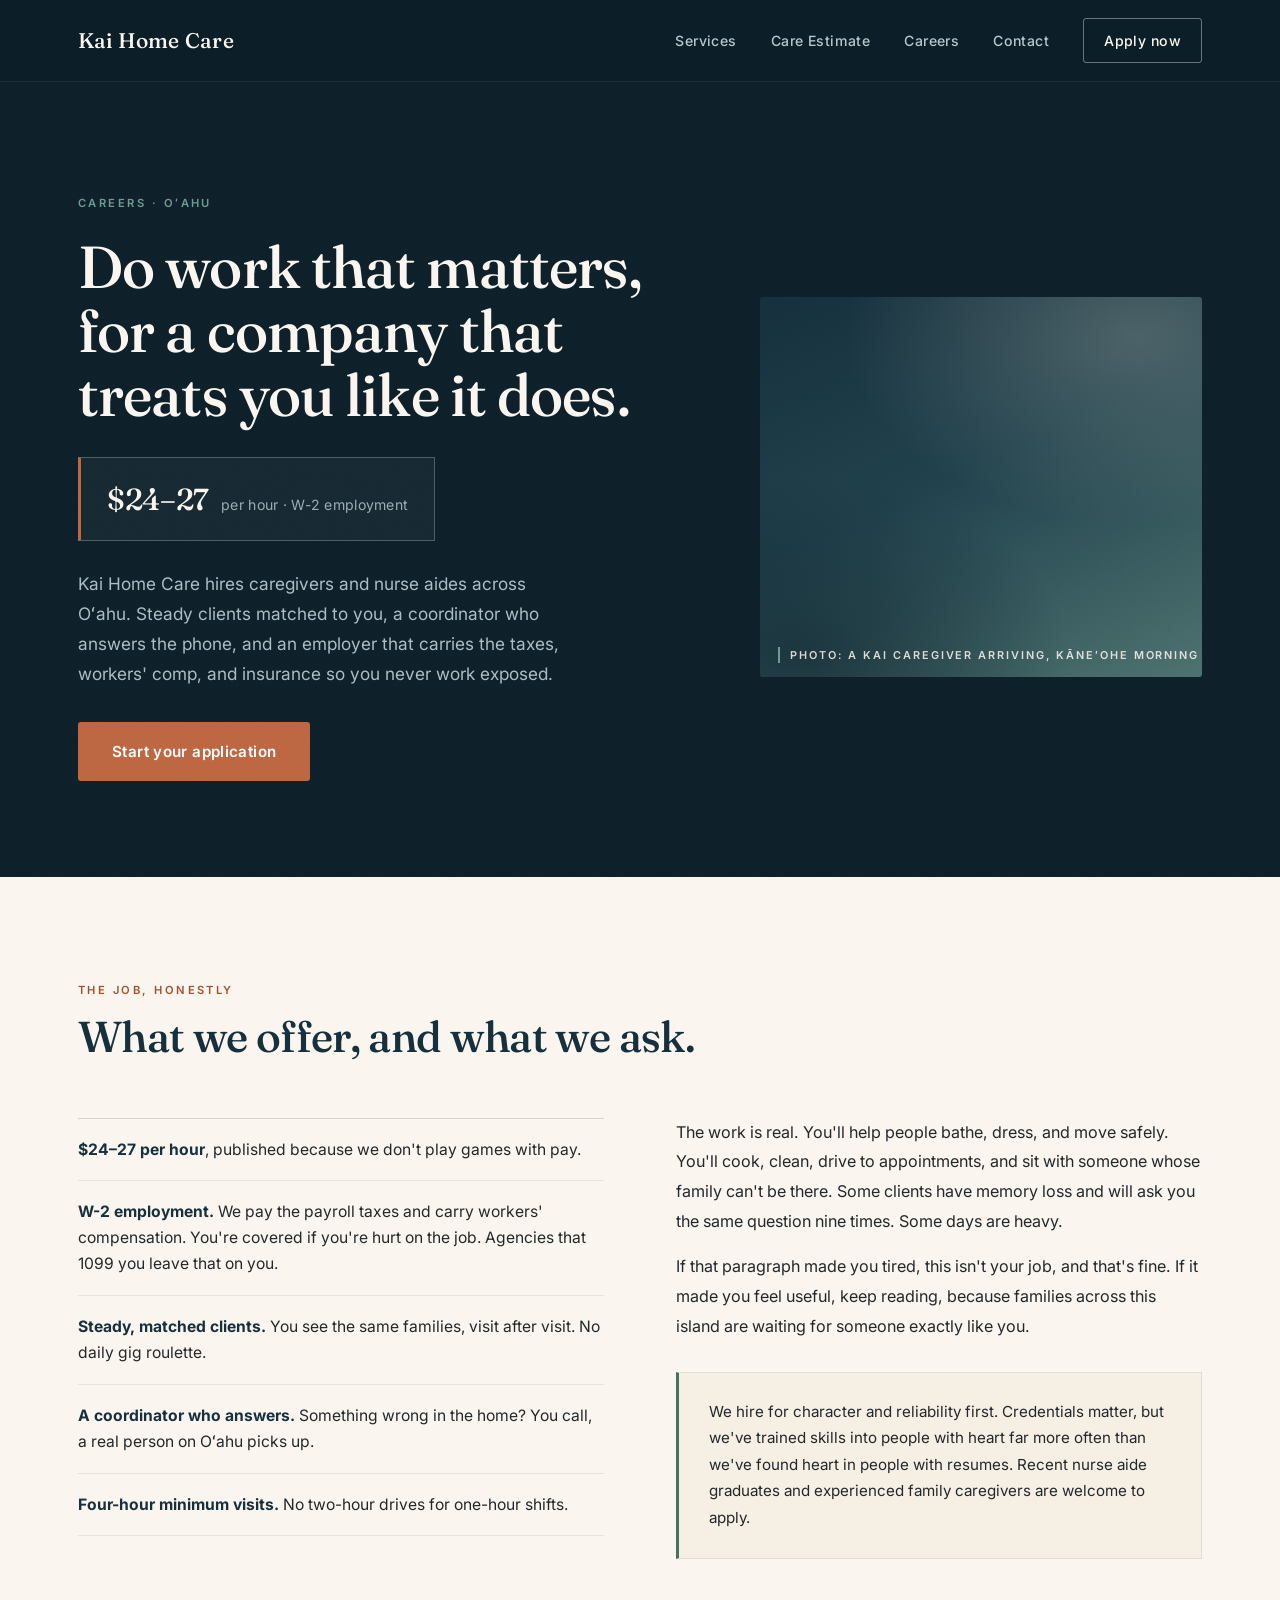
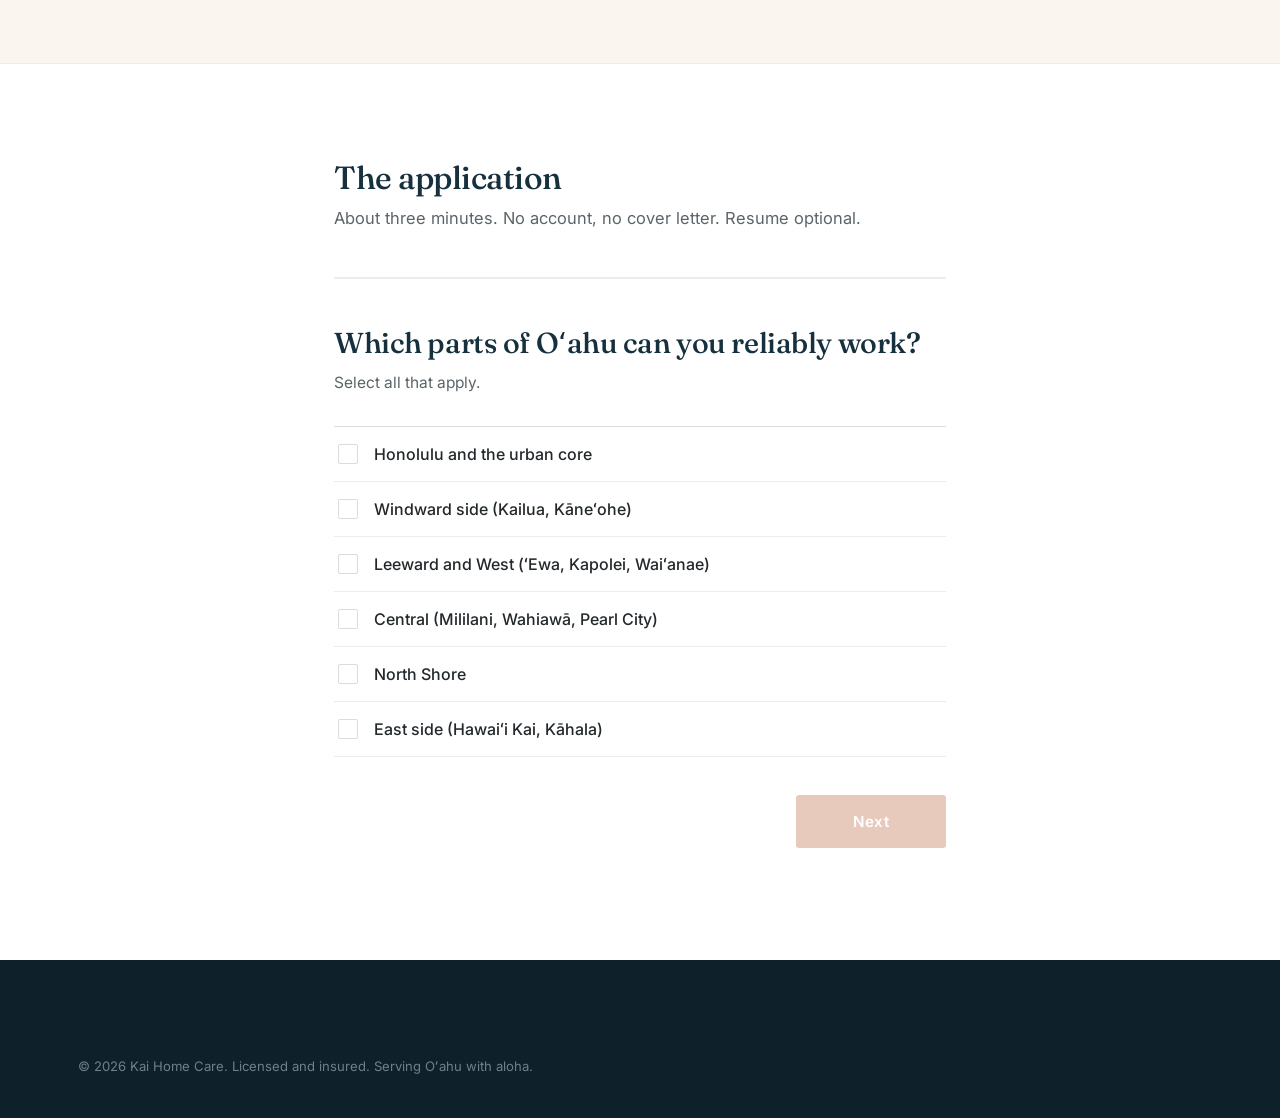
<file: careers.html>
<!DOCTYPE html>
<html lang="en">
<head>
<meta charset="UTF-8">
<meta name="viewport" content="width=device-width, initial-scale=1.0">
<title>Careers — Kai Home Care</title>
<meta name="description" content="Caregiver jobs on Oʻahu. $24–27/hour, W-2 employment, steady matched clients. CNA, nurse aide, and experienced caregivers welcome.">
<link rel="preconnect" href="https://fonts.googleapis.com">
<link rel="preconnect" href="https://fonts.gstatic.com" crossorigin>
<link href="https://fonts.googleapis.com/css2?family=Fraunces:ital,opsz,wght@0,9..144,400;0,9..144,500;0,9..144,600;1,9..144,400&family=Inter:wght@400;500;600;700&display=swap" rel="stylesheet">
<link rel="stylesheet" href="styles.css">
<style>
/* ===== careers, design v2 ===== */
.chero { background: var(--ocean-deep); color: var(--sand); position: relative; overflow: hidden; }
.chero::before { content:""; position:absolute; inset:0; background-image: var(--grain); opacity:.4; }
.chero .inner { max-width: var(--maxw); margin: 0 auto; padding: 112px 28px 96px; position: relative; display: grid; grid-template-columns: 7fr 5fr; gap: 64px; align-items: center; }
@media (max-width: 880px){ .chero .inner { grid-template-columns: 1fr; gap: 44px; } }
.chero .eyebrow { color: var(--seaglass); display: block; margin-bottom: 22px; }
.chero h1 { color: var(--paper); font-family: 'Fraunces', serif; font-weight: 500; font-size: clamp(2.3rem, 5.4vw, 3.7rem); line-height: 1.08; margin-bottom: 26px; }
.chero .pay { display: inline-flex; align-items: baseline; gap: 12px; border: 1px solid rgba(250,246,239,0.25); border-left: 3px solid var(--coral); padding: 16px 26px; margin: 4px 0 28px; background: rgba(250,246,239,0.04); }
.chero .pay b { font-family: 'Fraunces', serif; font-size: 1.9rem; color: var(--paper); font-weight: 500; letter-spacing: -0.01em; }
.chero .pay span { color: #9DACB3; font-size: 0.88rem; letter-spacing: 0.02em; }
.chero p.sub { font-size: 1.08rem; color: #AEBDC4; max-width: 500px; line-height: 1.75; }
.chero .btn-primary { margin-top: 32px; display: inline-block; }
.chero .ph { min-height: 380px; }

.job-sec { padding: 104px 0; }
.job-sec .eyebrow { display: block; margin-bottom: 14px; }
.job-sec h2 { font-size: clamp(1.9rem, 3.8vw, 2.7rem); margin-bottom: 20px; }
.job-grid { display: grid; grid-template-columns: 1fr 1fr; gap: 72px; align-items: start; margin-top: 56px; }
@media (max-width: 860px){ .job-grid { grid-template-columns: 1fr; gap: 40px; } }
.job-grid p { color: var(--ink); line-height: 1.85; font-size: 1.01rem; }
.job-grid p + p { margin-top: 15px; }
.offer-list { list-style: none; border-top: 1px solid var(--line); }
.offer-list li { padding: 18px 0; border-bottom: 1px solid var(--line-soft); line-height: 1.65; font-size: 0.98rem; }
.offer-list b { color: var(--ocean); }
.honest { background: var(--sand-light); border: 1px solid var(--line-soft); border-left: 3px solid var(--seaglass-deep); padding: 26px 30px; margin-top: 30px; }
.honest p { font-size: 0.95rem; line-height: 1.75; }

.apply-sec { background: var(--white); border-top: 1px solid var(--line-soft); padding: 96px 0 112px; }
.calc-wrap { max-width: 660px; margin: 0 auto; padding: 0 24px; }
.apply-head { margin-bottom: 44px; }
.apply-head h2 { font-family: 'Fraunces', serif; font-weight: 500; font-size: 2rem; color: var(--ocean); margin-bottom: 10px; }
.apply-head p { color: var(--muted); }
.progress-track { height: 2px; background: var(--line-soft); margin-bottom: 46px; }
.progress-fill { height: 100%; background: var(--coral); width: 0%; transition: width 0.35s ease; }
.step { display: none; animation: rise 0.4s cubic-bezier(.2,.6,.2,1); }
.step.active { display: block; }
@keyframes rise { from { opacity: 0; transform: translateY(16px); } to { opacity: 1; transform: none; } }
.step h3 { font-family: 'Fraunces', serif; font-weight: 500; font-size: clamp(1.35rem, 3.6vw, 1.8rem); color: var(--ocean); margin-bottom: 10px; line-height: 1.22; }
.step .hint { color: var(--muted); margin-bottom: 30px; font-size: 0.97rem; line-height: 1.7; }
.opts { display: flex; flex-direction: column; gap: 0; border-top: 1px solid var(--line); }
.opt {
  display: flex; align-items: center; gap: 16px;
  background: transparent; border: 0; border-bottom: 1px solid var(--line-soft);
  border-radius: 0; padding: 17px 14px 17px 4px;
  font-size: 1rem; font-weight: 500; color: var(--ink);
  cursor: pointer; text-align: left; width: 100%;
  transition: background .15s, padding-left .2s cubic-bezier(.2,.6,.2,1);
  font-family: 'Inter', sans-serif;
}
.opt:hover { background: rgba(110,156,146,0.06); padding-left: 12px; }
.opt.selected { background: var(--sand-light); padding-left: 12px; }
.opt .box {
  width: 20px; height: 20px; border-radius: 2px; flex: none;
  border: 1.5px solid var(--line); display: grid; place-items: center;
  font-size: 0.68rem; color: var(--white); background: var(--white);
  transition: background .15s, border-color .15s;
}
.opt.selected .box { background: var(--coral); border-color: var(--coral); }
.opt.radio .box { border-radius: 50%; }
.step-nav { display: flex; justify-content: space-between; align-items: center; margin-top: 38px; }
.back-link { background: none; border: 0; color: var(--muted); font-size: 0.92rem; cursor: pointer; padding: 12px 12px 12px 0; font-family: 'Inter', sans-serif; }
.back-link:hover { color: var(--ocean); }
.btn-next { min-width: 150px; }
.btn-next:disabled { opacity: 0.35; cursor: not-allowed; transform: none; box-shadow: none; }
.field { margin-bottom: 22px; }
.field label { display: block; font-weight: 600; font-size: 0.85rem; margin-bottom: 8px; color: var(--ocean); letter-spacing: 0.03em; }
.field label em { font-weight: 400; color: var(--muted); font-style: normal; }
.field input[type=text], .field input[type=tel], .field input[type=email], .field textarea {
  width: 100%; padding: 15px 16px; font-size: 1.02rem; border: 1px solid var(--line);
  border-radius: var(--radius); font-family: inherit; background: var(--white);
  transition: border-color .15s, box-shadow .15s;
}
.field textarea { min-height: 120px; resize: vertical; line-height: 1.6; }
.field input:focus, .field textarea:focus { outline: none; border-color: var(--seaglass-deep); box-shadow: 0 0 0 3px rgba(110,156,146,0.18); }
.file-drop {
  border: 1px dashed var(--line); border-radius: var(--radius); padding: 24px;
  text-align: center; color: var(--muted); font-size: 0.93rem; cursor: pointer; display: block;
  transition: border-color .15s, background .15s;
}
.file-drop:hover { border-color: var(--seaglass-deep); }
.file-drop.has { border-color: var(--seaglass-deep); border-style: solid; color: var(--ocean); background: var(--sand-light); }
.file-drop input { display: none; }
.done-card { background: var(--sand-light); border: 1px solid var(--line-soft); border-top: 3px solid var(--seaglass-deep); padding: 44px 40px; }
.done-card h3 { margin-bottom: 14px; }
.done-card p { color: var(--ink); line-height: 1.75; }
</style>
</head>
<body>

<header class="site-header">
  <nav class="nav">
    <a href="/" class="brand">Kai Home Care</a>
    <button class="nav-toggle" aria-label="Menu" onclick="document.getElementById('navlinks').classList.toggle('open')">☰</button>
    <div class="nav-links" id="navlinks">
      <a href="/#services">Services</a>
      <a href="/care-estimate.html">Care Estimate</a>
      <a href="/careers.html">Careers</a>
      <a href="/contact.html">Contact</a>
      <a href="#apply" class="nav-cta">Apply now</a>
    </div>
  </nav>
</header>

<!-- hidden form for Netlify detection -->
<form name="caregiver-application" netlify netlify-honeypot="bot-field" hidden>
  <input type="text" name="name"><input type="text" name="phone"><input type="email" name="email">
  <input type="text" name="contactPref"><input type="text" name="areas"><input type="text" name="transport">
  <input type="text" name="availability"><input type="text" name="hoursWanted"><input type="text" name="startWhen">
  <input type="text" name="credentials"><input type="text" name="cpr"><input type="text" name="clearances">
  <input type="text" name="experienceYears"><input type="text" name="experienceTypes"><input type="text" name="languages">
  <input type="text" name="logistics"><input type="text" name="story">
  <input type="text" name="screening"><input type="text" name="screenNotes">
  <input type="file" name="resume">
</form>

<section class="chero">
  <div class="inner">
    <div>
    <p class="eyebrow">Careers · Oʻahu</p>
    <h1>Do work that matters, for a company that treats you like it does.</h1>
    <div class="pay"><b>$24–27</b><span>per hour · W-2 employment</span></div>
    <p class="sub">Kai Home Care hires caregivers and nurse aides across Oʻahu. Steady clients matched to you, a coordinator who answers the phone, and an employer that carries the taxes, workers' comp, and insurance so you never work exposed.</p>
    <a href="#apply" class="btn btn-primary">Start your application</a>
    </div>
    <figure class="ph"><span>Photo: a Kai caregiver arriving, Kāneʻohe morning</span></figure>
  </div>
</section>

<section class="job-sec">
  <div class="wrap">
    <p class="eyebrow">The job, honestly</p>
    <h2>What we offer, and what we ask.</h2>
    <div class="job-grid">
      <div>
        <ul class="offer-list">
          <li><b>$24–27 per hour</b>, published because we don't play games with pay.</li>
          <li><b>W-2 employment.</b> We pay the payroll taxes and carry workers' compensation. You're covered if you're hurt on the job. Agencies that 1099 you leave that on you.</li>
          <li><b>Steady, matched clients.</b> You see the same families, visit after visit. No daily gig roulette.</li>
          <li><b>A coordinator who answers.</b> Something wrong in the home? You call, a real person on Oʻahu picks up.</li>
          <li><b>Four-hour minimum visits.</b> No two-hour drives for one-hour shifts.</li>
        </ul>
      </div>
      <div>
        <p>The work is real. You'll help people bathe, dress, and move safely. You'll cook, clean, drive to appointments, and sit with someone whose family can't be there. Some clients have memory loss and will ask you the same question nine times. Some days are heavy.</p>
        <p>If that paragraph made you tired, this isn't your job, and that's fine. If it made you feel useful, keep reading, because families across this island are waiting for someone exactly like you.</p>
        <div class="honest">
          <p>We hire for character and reliability first. Credentials matter, but we've trained skills into people with heart far more often than we've found heart in people with resumes. Recent nurse aide graduates and experienced family caregivers are welcome to apply.</p>
        </div>
      </div>
    </div>
  </div>
</section>

<section class="apply-sec" id="apply">
  <div class="calc-wrap">
    <div class="apply-head">
      <h2>The application</h2>
      <p>About three minutes. No account, no cover letter. Resume optional.</p>
    </div>
    <div class="progress-track"><div class="progress-fill" id="progress"></div></div>

    <section class="step active" data-step="1">
      <h3>Which parts of Oʻahu can you reliably work?</h3>
      <p class="hint">Select all that apply.</p>
      <div class="opts" data-type="multi" data-field="areas">
        <button class="opt" data-value="Honolulu / urban core"><span class="box">✓</span>Honolulu and the urban core</button>
        <button class="opt" data-value="Windward"><span class="box">✓</span>Windward side (Kailua, Kāneʻohe)</button>
        <button class="opt" data-value="Leeward / West"><span class="box">✓</span>Leeward and West (ʻEwa, Kapolei, Waiʻanae)</button>
        <button class="opt" data-value="Central"><span class="box">✓</span>Central (Mililani, Wahiawā, Pearl City)</button>
        <button class="opt" data-value="North Shore"><span class="box">✓</span>North Shore</button>
        <button class="opt" data-value="East / Hawaii Kai"><span class="box">✓</span>East side (Hawaiʻi Kai, Kāhala)</button>
      </div>
      <div class="step-nav"><span></span><button class="btn btn-primary btn-next" disabled>Next</button></div>
    </section>

    <section class="step" data-step="2">
      <h3>How do you get to work?</h3>
      <p class="hint">Visits happen across the island, so this matters.</p>
      <div class="opts" data-type="radio" data-field="transport">
        <button class="opt radio" data-value="own reliable vehicle"><span class="box">✓</span>My own reliable vehicle</button>
        <button class="opt radio" data-value="shared household vehicle"><span class="box">✓</span>A shared household vehicle, usually available</button>
        <button class="opt radio" data-value="bus / rideshare"><span class="box">✓</span>TheBus or rideshare</button>
      </div>
      <div class="step-nav"><button class="back-link">← Back</button><button class="btn btn-primary btn-next" disabled>Next</button></div>
    </section>

    <section class="step" data-step="3">
      <h3>When can you work?</h3>
      <p class="hint">Select every window you're genuinely open to.</p>
      <div class="opts" data-type="multi" data-field="availability">
        <button class="opt" data-value="weekday days"><span class="box">✓</span>Weekday daytime</button>
        <button class="opt" data-value="weekday evenings"><span class="box">✓</span>Weekday evenings</button>
        <button class="opt" data-value="weekends"><span class="box">✓</span>Weekends</button>
        <button class="opt" data-value="overnights"><span class="box">✓</span>Overnights</button>
      </div>
      <div class="step-nav"><button class="back-link">← Back</button><button class="btn btn-primary btn-next" disabled>Next</button></div>
    </section>

    <section class="step" data-step="4">
      <h3>How many hours a week do you want?</h3>
      <div class="opts" data-type="radio" data-field="hoursWanted">
        <button class="opt radio" data-value="under 20"><span class="box">✓</span>Under 20 hours</button>
        <button class="opt radio" data-value="20-30"><span class="box">✓</span>20 to 30 hours</button>
        <button class="opt radio" data-value="30-40"><span class="box">✓</span>30 to 40 hours</button>
        <button class="opt radio" data-value="40+"><span class="box">✓</span>Full time, 40 or more</button>
      </div>
      <div class="step-nav"><button class="back-link">← Back</button><button class="btn btn-primary btn-next" disabled>Next</button></div>
    </section>

    <section class="step" data-step="5">
      <h3>Credentials and training</h3>
      <p class="hint">Select all that apply. None is a fine answer.</p>
      <div class="opts" data-type="multi" data-field="credentials">
        <button class="opt" data-value="CNA licensed"><span class="box">✓</span>Licensed CNA</button>
        <button class="opt" data-value="nurse aide course completed"><span class="box">✓</span>Nurse aide course completed</button>
        <button class="opt" data-value="nurse aide student, graduating soon"><span class="box">✓</span>Nurse aide student, graduating soon</button>
        <button class="opt" data-value="HHA training"><span class="box">✓</span>Home health aide training</button>
        <button class="opt" data-value="CPR/First Aid current"><span class="box">✓</span>CPR / First Aid, current</button>
        <button class="opt" data-value="none" data-exclusive="1"><span class="box">✓</span>None of these yet</button>
      </div>
      <div class="step-nav"><button class="back-link">← Back</button><button class="btn btn-primary btn-next" disabled>Next</button></div>
    </section>

    <section class="step" data-step="6">
      <h3>Employment requires a background check and TB clearance.</h3>
      <p class="hint">Standard for home care in Hawaiʻi. We arrange both.</p>
      <div class="opts" data-type="radio" data-field="clearances">
        <button class="opt radio" data-value="yes, no issue"><span class="box">✓</span>No problem, I'll pass both</button>
        <button class="opt radio" data-value="need to discuss"><span class="box">✓</span>I have something I'd want to explain first</button>
      </div>
      <div class="step-nav"><button class="back-link">← Back</button><button class="btn btn-primary btn-next" disabled>Next</button></div>
    </section>

    <section class="step" data-step="7">
      <h3>Your caregiving experience</h3>
      <p class="hint">Paid or family. Select all that you've actually done.</p>
      <div class="opts" data-type="multi" data-field="experienceTypes">
        <button class="opt" data-value="dementia / memory care"><span class="box">✓</span>Dementia or memory care</button>
        <button class="opt" data-value="transfers / mobility"><span class="box">✓</span>Transfers and mobility assistance</button>
        <button class="opt" data-value="bathing / personal care"><span class="box">✓</span>Bathing and personal care</button>
        <button class="opt" data-value="incontinence care"><span class="box">✓</span>Incontinence care</button>
        <button class="opt" data-value="hospice / end of life"><span class="box">✓</span>Hospice or end-of-life care</button>
        <button class="opt" data-value="meals / homemaking"><span class="box">✓</span>Meals and homemaking</button>
        <button class="opt" data-value="new to caregiving" data-exclusive="1"><span class="box">✓</span>I'm new to caregiving</button>
      </div>
      <div class="step-nav"><button class="back-link">← Back</button><button class="btn btn-primary btn-next" disabled>Next</button></div>
    </section>

    <section class="step" data-step="8">
      <h3>Your client doesn't want to bathe today. What do you do?</h3>
      <p class="hint">There's no trick here. We just want to know how you think.</p>
      <div class="opts" data-type="radio" data-field="scenario1">
        <button class="opt radio" data-value="s1a"><span class="box">✓</span>Respect it, try again later, and let my coordinator know</button>
        <button class="opt radio" data-value="s1b"><span class="box">✓</span>Insist politely but firmly, since hygiene is part of the job</button>
        <button class="opt radio" data-value="s1c"><span class="box">✓</span>Offer a smaller step, like a warm washcloth, and read how they feel</button>
        <button class="opt radio" data-value="s1d"><span class="box">✓</span>Skip it, it's their choice and not worth mentioning</button>
      </div>
      <div class="step-nav"><button class="back-link">← Back</button><button class="btn btn-primary btn-next" disabled>Next</button></div>
    </section>

    <section class="step" data-step="9">
      <h3>You arrive and your client seems unusually confused and drowsy. What's your first move?</h3>
      <div class="opts" data-type="radio" data-field="scenario2">
        <button class="opt radio" data-value="s2a"><span class="box">✓</span>Stay with them and call the office or emergency line right away</button>
        <button class="opt radio" data-value="s2b"><span class="box">✓</span>Let them rest and get started on housekeeping</button>
        <button class="opt radio" data-value="s2c"><span class="box">✓</span>Check on them closely, ask questions, and call the office if anything seems off</button>
        <button class="opt radio" data-value="s2d"><span class="box">✓</span>Make them coffee and see if they perk up</button>
      </div>
      <div class="step-nav"><button class="back-link">← Back</button><button class="btn btn-primary btn-next" disabled>Next</button></div>
    </section>

    <section class="step" data-step="10">
      <h3>Almost done.</h3>
      <p class="hint">Tell us who you are and how to reach you.</p>
      <div class="field"><label for="a-name">Full name</label><input id="a-name" type="text" autocomplete="name"></div>
      <div class="field"><label for="a-phone">Phone</label><input id="a-phone" type="tel" inputmode="tel" autocomplete="tel"></div>
      <div class="field"><label for="a-email">Email</label><input id="a-email" type="email" inputmode="email" autocomplete="email"></div>
      <div class="field"><label for="a-langs">Languages you speak besides English <em>(optional, an asset here)</em></label><input id="a-langs" type="text" placeholder="Japanese, Ilocano, Tagalog, Korean…"></div>
      <div class="field"><label for="a-story">Tell us about one person you've cared for and what they taught you. <em>(two or three sentences)</em></label><textarea id="a-story"></textarea></div>
      <div class="field">
        <label>Resume <em>(optional)</em></label>
        <label class="file-drop" id="fileDrop">Tap to attach a resume (PDF or Word)<input type="file" id="a-resume" accept=".pdf,.doc,.docx"></label>
      </div>
      <div class="step-nav"><button class="back-link">← Back</button><button class="btn btn-primary btn-next" id="applySubmit" disabled>Submit application</button></div>
    </section>

    <section class="step" data-step="11">
      <div class="done-card">
        <h3 id="doneHead">Application received.</h3>
        <p>A Kai coordinator reads every application personally, usually within two business days. If it looks like a fit, we'll call you. Keep an eye on your phone.</p>
      </div>
    </section>
  </div>
</section>

<footer class="site-footer">
  <div class="wrap"><div class="footer-bottom" style="border:0;">© 2026 Kai Home Care. Licensed and insured. Serving Oʻahu with aloha.</div></div>
</footer>

<script>
(function(){
  const answers = { areas:[], transport:'', availability:[], hoursWanted:'', credentials:[], clearances:'', experienceTypes:[], scenario1:'', scenario2:'' };
  const steps = Array.from(document.querySelectorAll('.step'));
  const progress = document.getElementById('progress');
  let current = 1;
  const TOTAL = 10;

  function show(n){
    steps.forEach(s => s.classList.toggle('active', +s.dataset.step === n));
    current = n;
    progress.style.width = Math.min(100, Math.round(((n-1)/TOTAL)*100)) + '%';
    document.getElementById('apply').scrollIntoView({behavior:'smooth'});
  }

  document.querySelectorAll('.opts').forEach(group => {
    const type = group.dataset.type, field = group.dataset.field;
    const nextBtn = group.closest('.step').querySelector('.btn-next');
    group.querySelectorAll('.opt').forEach(btn => {
      btn.addEventListener('click', () => {
        if(type === 'radio'){
          group.querySelectorAll('.opt').forEach(b => b.classList.remove('selected'));
          btn.classList.add('selected');
          answers[field] = btn.dataset.value;
        } else {
          if(btn.dataset.exclusive){
            group.querySelectorAll('.opt').forEach(b => b.classList.remove('selected'));
            btn.classList.add('selected');
          } else {
            group.querySelector('[data-exclusive]')?.classList.remove('selected');
            btn.classList.toggle('selected');
          }
          answers[field] = Array.from(group.querySelectorAll('.opt.selected')).map(b => b.dataset.value);
        }
        nextBtn.disabled = type === 'radio' ? !answers[field] : answers[field].length === 0;
      });
    });
  });

  document.querySelectorAll('.btn-next').forEach(btn => {
    if(btn.id === 'applySubmit') return;
    btn.addEventListener('click', () => show(current + 1));
  });
  document.querySelectorAll('.back-link').forEach(btn => btn.addEventListener('click', () => show(current - 1)));

  const nameEl = document.getElementById('a-name'), phoneEl = document.getElementById('a-phone'), emailEl = document.getElementById('a-email');
  const submitBtn = document.getElementById('applySubmit');
  [nameEl, phoneEl, emailEl].forEach(el => el.addEventListener('input', validate));
  function validate(){
    submitBtn.disabled = !(nameEl.value.trim().length > 1
      && phoneEl.value.replace(/\D/g,'').length >= 10
      && /.+@.+\..+/.test(emailEl.value));
  }

  const fileInput = document.getElementById('a-resume');
  const fileDrop = document.getElementById('fileDrop');
  fileInput.addEventListener('change', () => {
    if(fileInput.files.length){
      fileDrop.classList.add('has');
      fileDrop.childNodes[0].nodeValue = fileInput.files[0].name + ' attached ';
    }
  });

  // silent screening: computed server-side-invisible, sent as backend fields only
  function screen(){
    const s1 = { s1a:'strong', s1c:'strong', s1b:'flag', s1d:'flag' }[answers.scenario1] || 'unanswered';
    const s2 = { s2a:'strong', s2c:'strong', s2b:'flag', s2d:'flag' }[answers.scenario2] || 'unanswered';
    const notes = [];
    if(s1 === 'flag') notes.push('scenario1: ' + (answers.scenario1 === 's1b' ? 'chose to insist over client refusal' : 'chose to skip and not report'));
    if(s2 === 'flag') notes.push('scenario2: ' + (answers.scenario2 === 's2b' ? 'would leave drowsy/confused client and do chores' : 'coffee-and-wait on possible medical change'));
    if(answers.transport === 'bus / rideshare') notes.push('no personal vehicle');
    if(answers.clearances !== 'yes, no issue') notes.push('background/TB: wants to discuss');
    if(answers.credentials.includes('none') && answers.experienceTypes.includes('new to caregiving')) notes.push('no credentials and no experience');
    let grade;
    if(s1 === 'strong' && s2 === 'strong' && notes.length === 0) grade = 'A';
    else if(s1 !== 'flag' && s2 !== 'flag' && notes.length <= 1) grade = 'B';
    else if(notes.length <= 2) grade = 'C';
    else grade = 'REVIEW';
    return { grade, notes: notes.join(' | ') || 'clean' };
  }

  submitBtn.addEventListener('click', async () => {
    submitBtn.disabled = true;
    submitBtn.textContent = 'Sending…';
    const sc = screen();
    const fd = new FormData();
    fd.append('form-name', 'caregiver-application');
    fd.append('name', nameEl.value.trim());
    fd.append('phone', phoneEl.value.trim());
    fd.append('email', emailEl.value.trim());
    fd.append('areas', answers.areas.join(', '));
    fd.append('transport', answers.transport);
    fd.append('availability', answers.availability.join(', '));
    fd.append('hoursWanted', answers.hoursWanted);
    fd.append('startWhen', '');
    fd.append('credentials', answers.credentials.join(', '));
    fd.append('clearances', answers.clearances);
    fd.append('experienceTypes', answers.experienceTypes.join(', '));
    fd.append('languages', document.getElementById('a-langs').value.trim() || 'none listed');
    fd.append('story', document.getElementById('a-story').value.trim() || '(left blank)');
    fd.append('screening', sc.grade);
    fd.append('screenNotes', sc.notes);
    if(fileInput.files.length) fd.append('resume', fileInput.files[0]);
    try {
      await fetch('/', { method: 'POST', body: fd });
    } catch(e){}
    const first = nameEl.value.trim().split(' ')[0];
    document.getElementById('doneHead').textContent = 'Mahalo, ' + first + '. Application received.';
    show(11);
    progress.style.width = '100%';
  });
})();
</script>

</body>
</html>
</file>
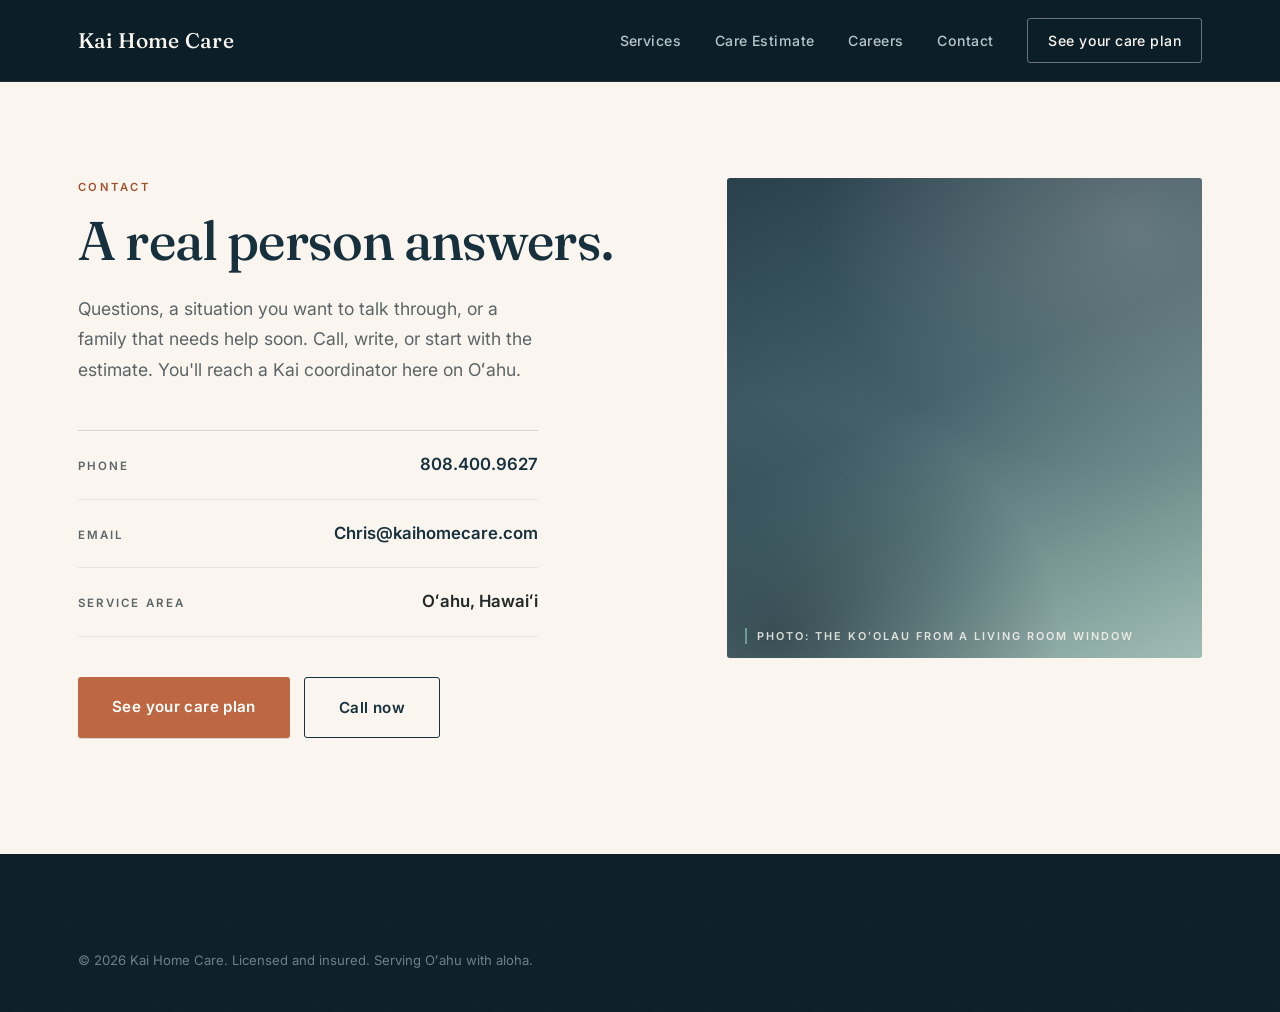
<file: contact.html>
<!DOCTYPE html>
<html lang="en">
<head>
<meta charset="UTF-8">
<meta name="viewport" content="width=device-width, initial-scale=1.0">
<title>Contact — Kai Home Care</title>
<meta name="description" content="Get in touch with Kai Home Care. Serving families across Oʻahu.">
<link rel="preconnect" href="https://fonts.googleapis.com">
<link rel="preconnect" href="https://fonts.gstatic.com" crossorigin>
<link href="https://fonts.googleapis.com/css2?family=Fraunces:ital,opsz,wght@0,9..144,400;0,9..144,500;0,9..144,600;1,9..144,400&family=Inter:wght@400;500;600;700&display=swap" rel="stylesheet">
<link rel="stylesheet" href="styles.css">
<style>
.con-sec { padding: 96px 0 116px; }
.con-grid { display: grid; grid-template-columns: 6fr 5fr; gap: 80px; align-items: start; }
@media (max-width: 860px){ .con-grid { grid-template-columns: 1fr; gap: 44px; } }
.con-left .eyebrow { display: block; margin-bottom: 14px; }
.con-left h1 { font-size: clamp(2.2rem, 5vw, 3.4rem); margin-bottom: 22px; }
.con-left .lede { color: var(--muted); font-size: 1.1rem; line-height: 1.75; max-width: 460px; margin-bottom: 44px; }
.con-list { list-style: none; border-top: 1px solid var(--line); max-width: 460px; }
.con-list li { display: flex; justify-content: space-between; align-items: baseline; gap: 20px; padding: 20px 0; border-bottom: 1px solid var(--line-soft); }
.con-list .k { font-size: 0.72rem; text-transform: uppercase; letter-spacing: 0.18em; color: var(--muted); font-weight: 600; }
.con-list .v { font-size: 1.05rem; font-weight: 600; }
.con-list .v a { color: var(--ocean); }
.con-right .ph { min-height: 480px; }
.con-cta { margin-top: 40px; display: flex; gap: 14px; flex-wrap: wrap; }
</style>
</head>
<body>

<header class="site-header">
  <nav class="nav">
    <a href="/" class="brand">Kai Home Care</a>
    <button class="nav-toggle" aria-label="Menu" onclick="document.getElementById('navlinks').classList.toggle('open')">☰</button>
    <div class="nav-links" id="navlinks">
      <a href="/#services">Services</a>
      <a href="/care-estimate.html">Care Estimate</a>
      <a href="/careers.html">Careers</a>
      <a href="/contact.html">Contact</a>
      <a href="/care-estimate.html" class="nav-cta">See your care plan</a>
    </div>
  </nav>
</header>

<section class="con-sec">
  <div class="wrap">
    <div class="con-grid">
      <div class="con-left">
        <span class="eyebrow">Contact</span>
        <h1>A real person answers.</h1>
        <p class="lede">Questions, a situation you want to talk through, or a family that needs help soon. Call, write, or start with the estimate. You'll reach a Kai coordinator here on Oʻahu.</p>
        <ul class="con-list">
          <li><span class="k">Phone</span><span class="v"><a href="tel:8084009627">808.400.9627</a></span></li>
          <li><span class="k">Email</span><span class="v"><a href="mailto:Chris@kaihomecare.com">Chris@kaihomecare.com</a></span></li>
          <li><span class="k">Service area</span><span class="v">Oʻahu, Hawaiʻi</span></li>
        </ul>
        <div class="con-cta">
          <a href="/care-estimate.html" class="btn btn-primary">See your care plan</a>
          <a href="tel:8084009627" class="btn btn-ghost">Call now</a>
        </div>
      </div>
      <div class="con-right">
        <figure class="ph"><span>Photo: the Koʻolau from a living room window</span></figure>
      </div>
    </div>
  </div>
</section>

<footer class="site-footer">
  <div class="wrap"><div class="footer-bottom" style="border:0;">© 2026 Kai Home Care. Licensed and insured. Serving Oʻahu with aloha.</div></div>
</footer>

</body>
</html>
</file>
<file: styles.css>
/* ============================================================
   Kai Home Care — design system v2
   Editorial, calm, Pacific. Near-square corners, hairlines,
   warm paper, deep navy, muted teal, restrained clay accent.
   ============================================================ */

:root {
  /* color */
  --ocean: #16303E;        /* deep navy, primary ground */
  --ocean-deep: #0C1F29;   /* near-black navy */
  --seaglass: #6E9C92;     /* muted teal */
  --seaglass-deep: #47705F;
  --sand: #EDE4D3;         /* warm sand */
  --sand-light: #F5EFE4;   /* pale sand section bg */
  --stone: #DDD2BE;
  --paper: #FAF6EF;        /* warm off-white, body */
  --coral: #BE6743;        /* clay, used sparingly */
  --coral-dark: #A05230;
  --white: #FFFFFF;
  --ink: #23282B;          /* charcoal body text */
  --muted: #5B6468;

  /* lines + depth */
  --line: rgba(22, 48, 62, 0.16);
  --line-soft: rgba(22, 48, 62, 0.09);
  --shadow-soft: 0 1px 2px rgba(12,31,41,.05), 0 10px 30px rgba(12,31,41,.07);
  --shadow-lift: 0 2px 4px rgba(12,31,41,.06), 0 18px 50px rgba(12,31,41,.12);

  /* shape + rhythm */
  --radius: 3px;
  --maxw: 1180px;

  /* texture: fine grain */
  --grain: url("data:image/svg+xml,%3Csvg xmlns='http://www.w3.org/2000/svg' width='160' height='160'%3E%3Cfilter id='n'%3E%3CfeTurbulence type='fractalNoise' baseFrequency='0.9' numOctaves='2'/%3E%3CfeColorMatrix values='0 0 0 0 1 0 0 0 0 1 0 0 0 0 1 0 0 0 0.05 0'/%3E%3C/filter%3E%3Crect width='160' height='160' filter='url(%23n)'/%3E%3C/svg%3E");
}

* { box-sizing: border-box; margin: 0; padding: 0; }

html { scroll-behavior: smooth; }

body {
  font-family: 'Inter', -apple-system, BlinkMacSystemFont, 'Segoe UI', sans-serif;
  color: var(--ink);
  background: var(--paper);
  line-height: 1.65;
  -webkit-font-smoothing: antialiased;
  font-size: 16.5px;
}

h1, h2, h3, h4 {
  font-family: 'Fraunces', Georgia, serif;
  font-weight: 500;
  line-height: 1.12;
  color: var(--ocean);
  letter-spacing: -0.015em;
}

a { color: var(--coral-dark); text-decoration: none; }
a:hover { text-decoration: underline; text-underline-offset: 3px; }

::selection { background: var(--seaglass); color: var(--white); }

.wrap { max-width: var(--maxw); margin: 0 auto; padding: 0 28px; }

/* ---------- eyebrow / small caps label ---------- */
.eyebrow {
  text-transform: uppercase;
  letter-spacing: 0.22em;
  font-size: 0.7rem;
  font-weight: 600;
  color: var(--coral-dark);
}

/* ---------- header / nav ---------- */
.site-header {
  background: var(--ocean-deep);
  position: sticky;
  top: 0;
  z-index: 50;
  border-bottom: 1px solid rgba(255,255,255,0.07);
}
.nav {
  display: flex;
  align-items: center;
  justify-content: space-between;
  padding: 18px 28px;
  max-width: var(--maxw);
  margin: 0 auto;
}
.brand {
  font-family: 'Fraunces', serif;
  font-size: 1.32rem;
  font-weight: 500;
  color: var(--paper);
  letter-spacing: 0.01em;
}
.brand:hover { text-decoration: none; color: var(--white); }
.nav-links { display: flex; gap: 34px; align-items: center; }
.nav-links a {
  color: #B9C6CB;
  font-size: 0.88rem;
  font-weight: 500;
  letter-spacing: 0.03em;
}
.nav-links a:hover { color: var(--white); text-decoration: none; }
.nav-cta {
  color: var(--paper) !important;
  border: 1px solid rgba(250,246,239,0.4);
  padding: 10px 20px;
  border-radius: var(--radius);
  font-weight: 600;
  transition: border-color .2s, background .2s;
}
.nav-cta:hover { border-color: var(--paper); background: rgba(250,246,239,0.06); }
.nav-toggle { display: none; background: none; border: 0; color: var(--white); font-size: 1.5rem; cursor: pointer; }

@media (max-width: 780px) {
  .nav-links { display: none; }
  .nav-links.open {
    display: flex;
    flex-direction: column;
    position: absolute;
    top: 66px; left: 0; right: 0;
    background: var(--ocean-deep);
    padding: 26px 28px 30px;
    gap: 22px;
    border-bottom: 1px solid rgba(255,255,255,0.08);
  }
  .nav-toggle { display: block; }
}

/* ---------- buttons: substantial, near-square ---------- */
.btn {
  display: inline-block;
  padding: 17px 34px;
  border-radius: var(--radius);
  font-weight: 600;
  font-size: 0.95rem;
  letter-spacing: 0.025em;
  cursor: pointer;
  border: 0;
  font-family: 'Inter', sans-serif;
  transition: background .2s ease, transform .15s ease, box-shadow .2s ease, border-color .2s;
}
.btn:hover { text-decoration: none; transform: translateY(-1px); }
.btn:active { transform: translateY(0); }
.btn-primary { background: var(--coral); color: var(--white); box-shadow: 0 1px 0 rgba(12,31,41,.15); }
.btn-primary:hover { background: var(--coral-dark); box-shadow: 0 6px 18px rgba(160,82,48,.28); }
.btn-ghost {
  background: transparent;
  color: var(--ocean);
  border: 1.5px solid var(--ocean);
}
.btn-ghost:hover { background: var(--ocean); color: var(--paper); }
.btn-sand { background: var(--sand); color: var(--ocean); }
.btn-sand:hover { background: var(--stone); }
.btn-light { background: var(--paper); color: var(--ocean); }
.btn-light:hover { background: var(--sand); }

:focus-visible { outline: 2px solid var(--seaglass); outline-offset: 3px; }

/* ---------- image placeholders (replace with real photos) ---------- */
.ph {
  position: relative;
  overflow: hidden;
  border-radius: var(--radius);
  background:
    linear-gradient(155deg, rgba(22,48,62,0.92) 0%, rgba(35,70,82,0.85) 45%, rgba(110,156,146,0.65) 100%);
  min-height: 240px;
  display: block;
}
.ph::before {
  content: "";
  position: absolute; inset: 0;
  background-image: var(--grain);
  opacity: 0.5;
  mix-blend-mode: overlay;
}
.ph::after {
  content: "";
  position: absolute; inset: 0;
  background:
    radial-gradient(120% 90% at 85% 10%, rgba(237,228,211,0.22), transparent 55%),
    radial-gradient(100% 80% at 10% 95%, rgba(12,31,41,0.55), transparent 60%);
}
.ph span {
  position: absolute;
  left: 18px; bottom: 14px;
  z-index: 2;
  color: rgba(250,246,239,0.85);
  font-size: 0.68rem;
  text-transform: uppercase;
  letter-spacing: 0.18em;
  font-weight: 600;
  border-left: 2px solid var(--seaglass);
  padding-left: 10px;
  line-height: 1.5;
}

/* ---------- generic section chrome ---------- */
.sec { padding: 104px 0; }
.sec h2 { font-size: clamp(2rem, 4.2vw, 3rem); margin: 14px 0 18px; }
.sec .lede { color: var(--muted); font-size: 1.12rem; max-width: 560px; line-height: 1.75; }

/* ---------- footer ---------- */
.site-footer {
  background: var(--ocean-deep);
  color: #93A5AC;
  padding: 72px 0 40px;
  font-size: 0.93rem;
  position: relative;
}
.site-footer::before {
  content: "";
  position: absolute; top: 0; left: 0; right: 0; height: 100%;
  background-image: var(--grain);
  opacity: 0.35;
  pointer-events: none;
}
.footer-grid { display: flex; justify-content: space-between; flex-wrap: wrap; gap: 40px; margin-bottom: 44px; position: relative; }
.footer-grid a { color: var(--sand); }
.footer-brand { font-family: 'Fraunces', serif; font-size: 1.35rem; color: var(--paper); margin-bottom: 10px; }
.footer-col h4 { color: #C7D2D6; font-size: 0.72rem; text-transform: uppercase; letter-spacing: 0.18em; margin-bottom: 16px; font-family: 'Inter', sans-serif; font-weight: 600; }
.footer-col a { display: block; margin-bottom: 10px; font-size: 0.93rem; }
.footer-bottom { border-top: 1px solid rgba(255,255,255,0.1); padding-top: 24px; font-size: 0.82rem; color: #6E8189; position: relative; }

/* ---------- stub note (unused pages) ---------- */
.page-head { background: var(--ocean); color: var(--white); padding: 72px 0; }
.page-head h1 { color: var(--paper); font-size: clamp(2rem, 4vw, 3rem); }
.page-head p { color: #B9C6CB; font-size: 1.12rem; margin-top: 14px; max-width: 620px; }
.page-body { padding: 72px 0; min-height: 40vh; }
.stub-note {
  background: var(--sand-light);
  border: 1px solid var(--line-soft);
  border-left: 3px solid var(--coral);
  border-radius: var(--radius);
  padding: 28px;
  color: var(--ink);
}

/* ---------- reveal ---------- */
.rv { opacity: 0; transform: translateY(26px); transition: opacity .8s cubic-bezier(.2,.6,.2,1), transform .8s cubic-bezier(.2,.6,.2,1); }
.rv.in { opacity: 1; transform: none; }
@media (prefers-reduced-motion: reduce) {
  .rv { opacity: 1; transform: none; transition: none; }
  html { scroll-behavior: auto; }
}
</file>
